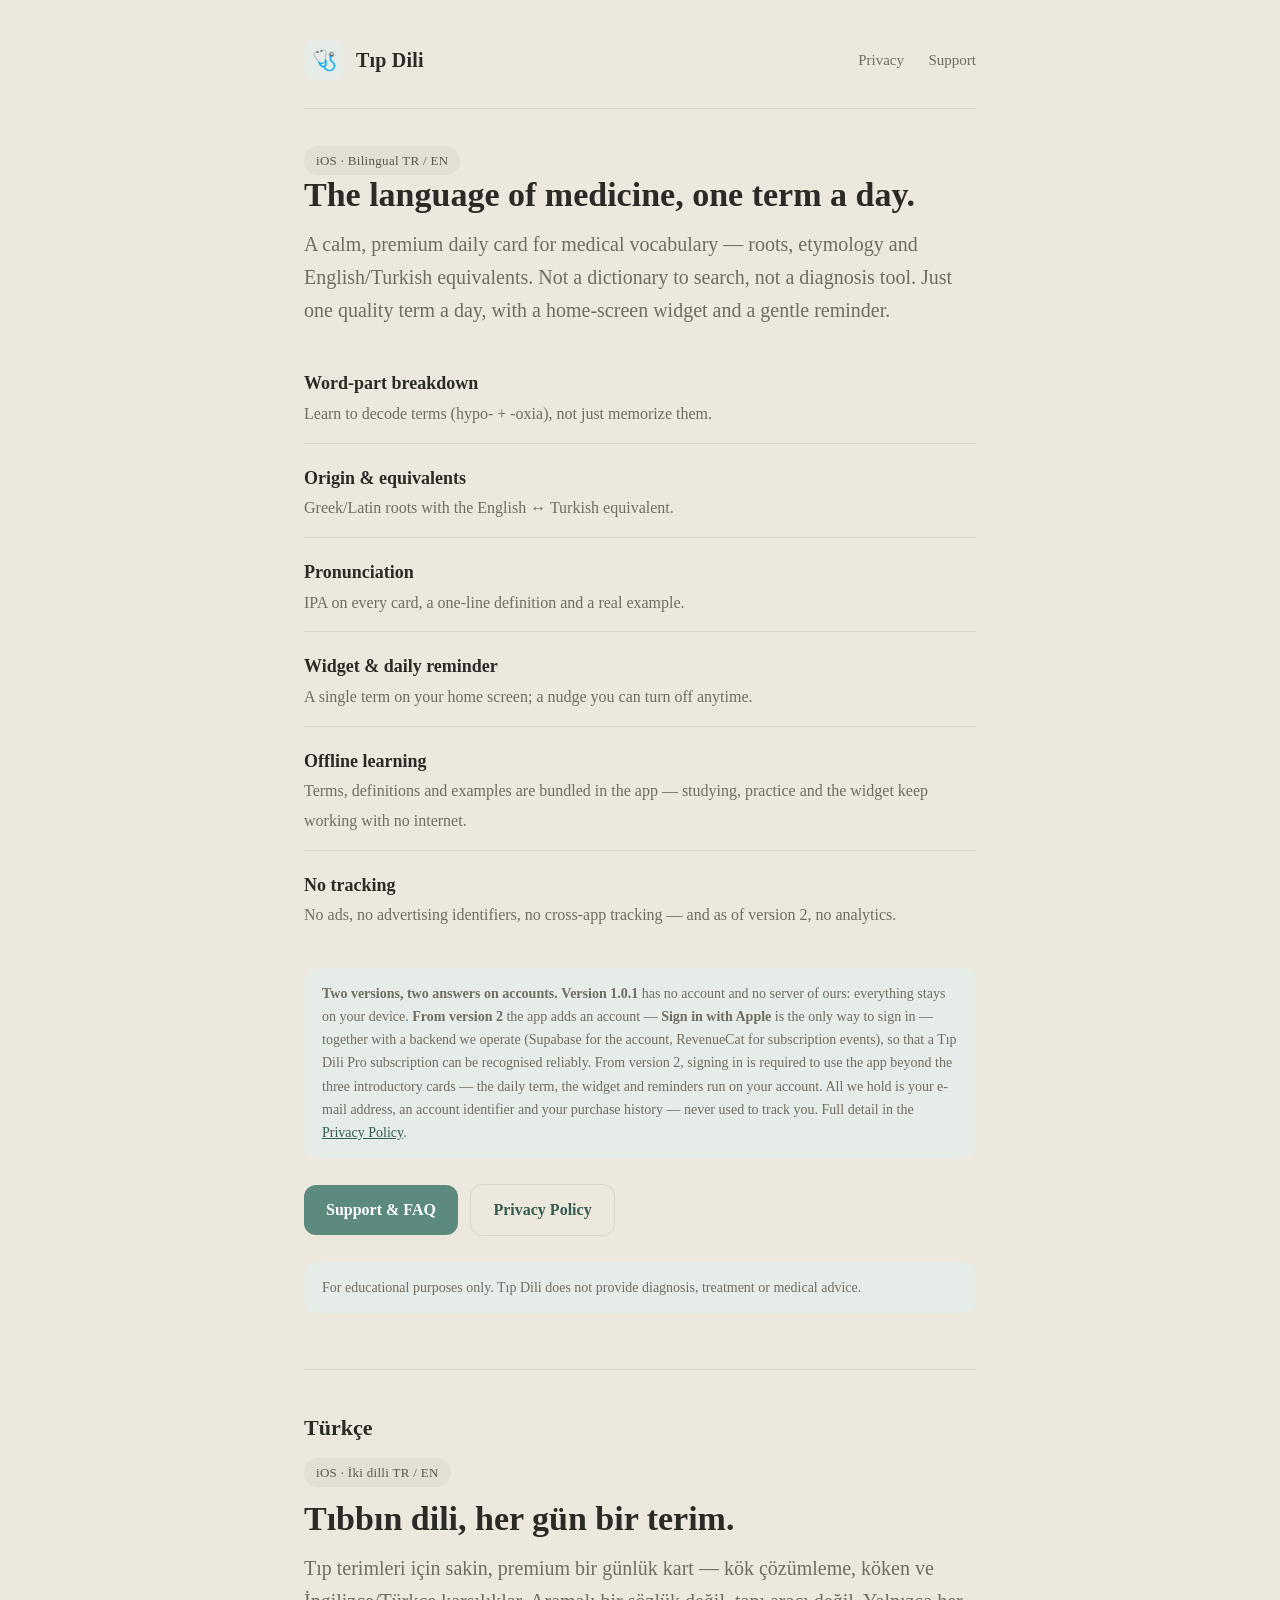
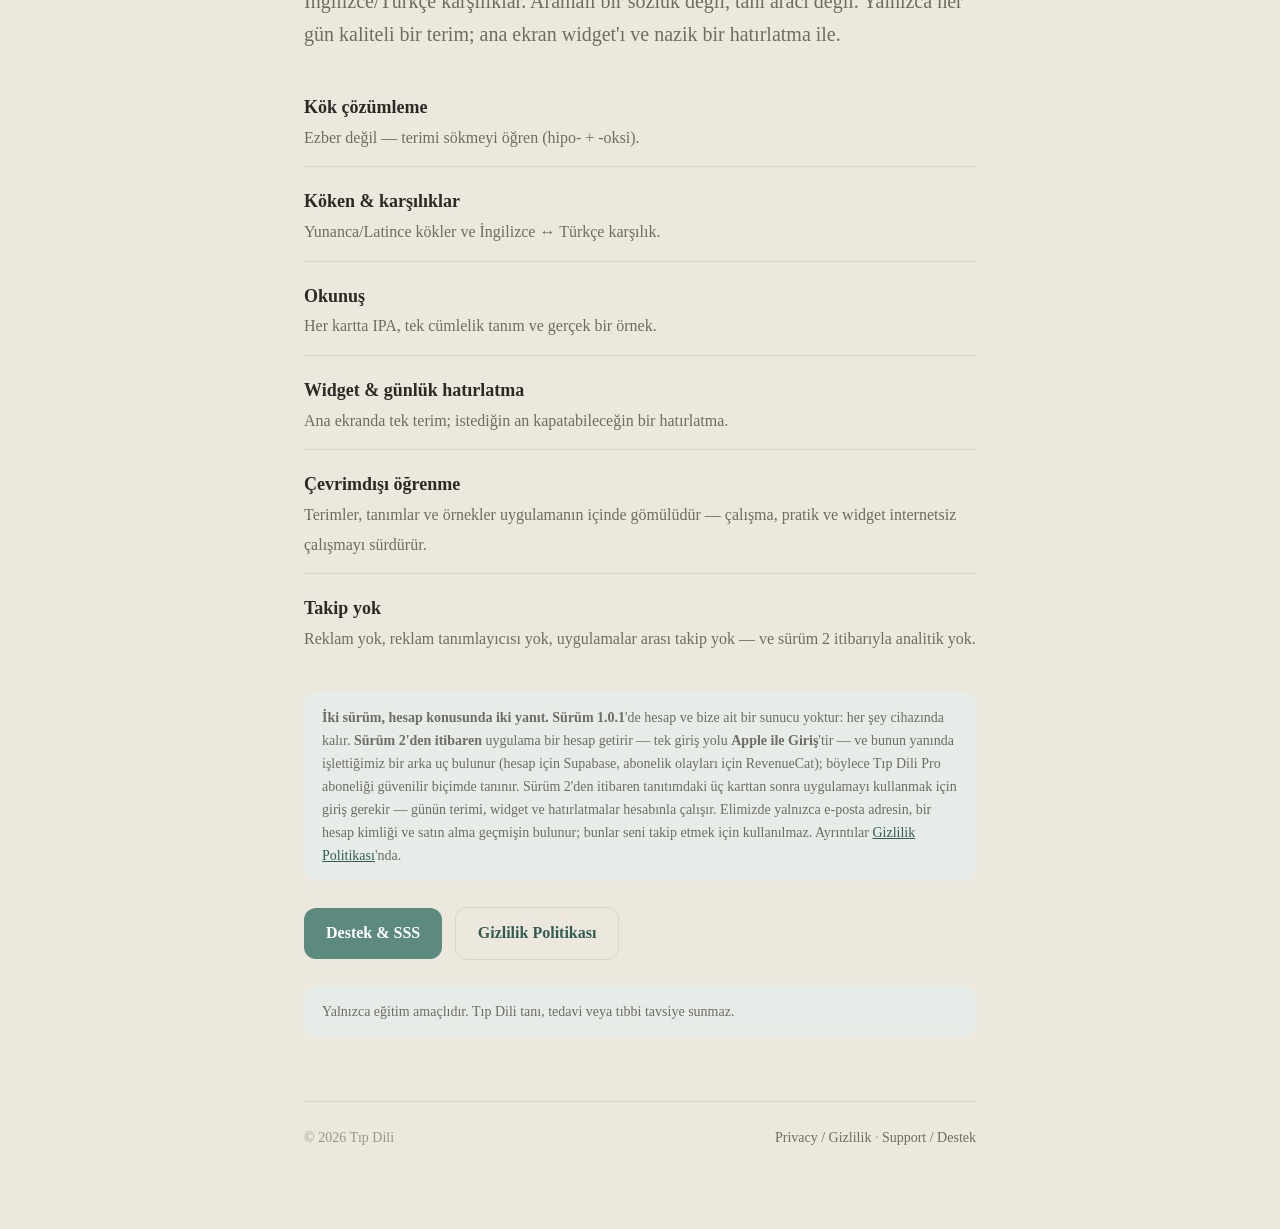
<file: index.html>
<!DOCTYPE html>
<html lang="en">
<head>
  <meta charset="utf-8">
  <meta name="viewport" content="width=device-width, initial-scale=1">
  <!-- ── Güvenlik başlıkları · güvenlik turu adım 9 (2026-08-19) ──────────────
       BARINDIRICI GERÇEĞİ: GitHub Pages özel yanıt başlığı eklemeye izin
       vermez (`_headers`/`.htaccess` desteklenmez). Ölçüldü: yanıtta yalnız
       `strict-transport-security` var, diğer beş başlık YOK. Bu yüzden CSP
       ve referrer politikası HTML içinden veriliyor.

       ⚠️ RAPOR MODU BU BARINDIRICIDA MÜMKÜN DEĞİL: `Content-Security-Policy-
       Report-Only` yalnız HTTP BAŞLIĞI olarak geçerlidir, `<meta>` ile
       verilemez. Onun yerine güvenlik ENUMERASYONLA sağlandı: bu sitelerde
       0 `<script>`, 0 `<img>`, 0 `<iframe>`, 0 `<style>` bloğu, 0 dış yazı
       tipi, CSS'te 0 `url()`/`@import` var; tek kaynak aynı köken
       `style.css`. Satır içi `style="..."` kullanımları da CSS sınıflarına
       taşındı, böylece `'unsafe-inline'` GEREKMİYOR. Politika tarayıcıda
       ayrıca yürütülüp konsol ihlali olmadığı doğrulandı.

       ⚠️ `frame-ancestors` <meta> ile verildiğinde tarayıcılar tarafından
       YOK SAYILIR; `X-Frame-Options` da <meta> ile verilemez. Yani tıklama
       hırsızlığı koruması bu barındırıcıda EKSİK KALIYOR (dürüstlük kaydı).
       Hazır çözüm: depo kökündeki `_headers` dosyası — başlık destekleyen
       bir barındırıcıya (Cloudflare/Netlify) geçildiği gün devreye girer.
  -->
  <meta http-equiv="Content-Security-Policy" content="default-src 'none'; style-src 'self'; img-src 'self' data:; font-src 'self'; base-uri 'none'; form-action 'none'">
  <meta name="referrer" content="strict-origin-when-cross-origin">
  <title>Tıp Dili — Daily Medical Terms</title>
  <meta name="description" content="Learn the language of medicine — one clear term a day. Roots, etymology and English/Turkish equivalents on a calm, premium card. Offline learning, no tracking.">
  <link rel="stylesheet" href="style.css">
</head>
<body>
  <div class="wrap">
    <header class="site">
      <a class="brand" href="index.html">
        <span class="mark">🩺</span>
        <span class="name">Tıp Dili</span>
      </a>
      <nav class="site">
        <a href="privacy.html">Privacy</a>
        <a href="support.html">Support</a>
      </nav>
    </header>

    <!-- EN -->
    <span class="chip">iOS · Bilingual TR / EN</span>
    <h1>The language of medicine, one term a day.</h1>
    <p class="lead">A calm, premium daily card for medical vocabulary — roots, etymology and
      English/Turkish equivalents. Not a dictionary to search, not a diagnosis tool. Just one
      quality term a day, with a home-screen widget and a gentle reminder.</p>

    <ul class="features">
      <li><b>Word-part breakdown</b><span>Learn to decode terms (hypo- + -oxia), not just memorize them.</span></li>
      <li><b>Origin & equivalents</b><span>Greek/Latin roots with the English ↔ Turkish equivalent.</span></li>
      <li><b>Pronunciation</b><span>IPA on every card, a one-line definition and a real example.</span></li>
      <li><b>Widget & daily reminder</b><span>A single term on your home screen; a nudge you can turn off anytime.</span></li>
      <li><b>Offline learning</b><span>Terms, definitions and examples are bundled in the app — studying, practice and the widget keep working with no internet.</span></li>
      <li><b>No tracking</b><span>No ads, no advertising identifiers, no cross-app tracking — and as of version 2, no analytics.</span></li>
    </ul>

    <div class="note">
      <strong>Two versions, two answers on accounts.</strong> <strong>Version 1.0.1</strong> has no account
      and no server of ours: everything stays on your device. <strong>From version 2</strong> the app adds an
      account — <strong>Sign in with Apple</strong> is the only way to sign in — together with a backend we
      operate (Supabase for the account, RevenueCat for subscription events), so that a Tıp Dili Pro
      subscription can be recognised reliably. From version 2, signing in is required to use the app beyond
      the three introductory cards — the daily term, the widget and reminders run on your account. All we
      hold is your e-mail address, an account identifier and your purchase history —
      never used to track you. Full detail in the <a href="privacy.html">Privacy Policy</a>.
    </div>

    <p>
      <a class="btn" href="support.html">Support &amp; FAQ</a>
      <a class="btn secondary" href="privacy.html">Privacy Policy</a>
    </p>

    <div class="note">
      For educational purposes only. Tıp Dili does not provide diagnosis, treatment or medical advice.
    </div>

    <hr class="lang-divider">

    <!-- TR -->
    <h2 class="u-mt40">Türkçe</h2>
    <span class="chip">iOS · İki dilli TR / EN</span>
    <h1 class="u-mt12">Tıbbın dili, her gün bir terim.</h1>
    <p class="lead">Tıp terimleri için sakin, premium bir günlük kart — kök çözümleme, köken ve
      İngilizce/Türkçe karşılıklar. Aramalı bir sözlük değil, tanı aracı değil. Yalnızca her gün
      kaliteli bir terim; ana ekran widget'ı ve nazik bir hatırlatma ile.</p>

    <ul class="features">
      <li><b>Kök çözümleme</b><span>Ezber değil — terimi sökmeyi öğren (hipo- + -oksi).</span></li>
      <li><b>Köken & karşılıklar</b><span>Yunanca/Latince kökler ve İngilizce ↔ Türkçe karşılık.</span></li>
      <li><b>Okunuş</b><span>Her kartta IPA, tek cümlelik tanım ve gerçek bir örnek.</span></li>
      <li><b>Widget & günlük hatırlatma</b><span>Ana ekranda tek terim; istediğin an kapatabileceğin bir hatırlatma.</span></li>
      <li><b>Çevrimdışı öğrenme</b><span>Terimler, tanımlar ve örnekler uygulamanın içinde gömülüdür — çalışma, pratik ve widget internetsiz çalışmayı sürdürür.</span></li>
      <li><b>Takip yok</b><span>Reklam yok, reklam tanımlayıcısı yok, uygulamalar arası takip yok — ve sürüm 2 itibarıyla analitik yok.</span></li>
    </ul>

    <div class="note">
      <strong>İki sürüm, hesap konusunda iki yanıt.</strong> <strong>Sürüm 1.0.1</strong>'de hesap ve bize ait
      bir sunucu yoktur: her şey cihazında kalır. <strong>Sürüm 2'den itibaren</strong> uygulama bir hesap
      getirir — tek giriş yolu <strong>Apple ile Giriş</strong>'tir — ve bunun yanında işlettiğimiz bir arka uç
      bulunur (hesap için Supabase, abonelik olayları için RevenueCat); böylece Tıp Dili Pro aboneliği
      güvenilir biçimde tanınır. Sürüm 2'den itibaren tanıtımdaki üç karttan sonra uygulamayı kullanmak için
      giriş gerekir — günün terimi, widget ve hatırlatmalar hesabınla çalışır. Elimizde yalnızca e-posta
      adresin, bir hesap kimliği ve satın alma geçmişin bulunur; bunlar seni takip
      etmek için kullanılmaz. Ayrıntılar <a href="privacy.html">Gizlilik Politikası</a>'nda.
    </div>

    <p>
      <a class="btn" href="support.html">Destek &amp; SSS</a>
      <a class="btn secondary" href="privacy.html">Gizlilik Politikası</a>
    </p>

    <div class="note">
      Yalnızca eğitim amaçlıdır. Tıp Dili tanı, tedavi veya tıbbi tavsiye sunmaz.
    </div>

    <footer class="site">
      <span>© 2026 Tıp Dili</span>
      <span>
        <a href="privacy.html">Privacy / Gizlilik</a> ·
        <a href="support.html">Support / Destek</a>
      </span>
    </footer>
  </div>
</body>
</html>
</file>
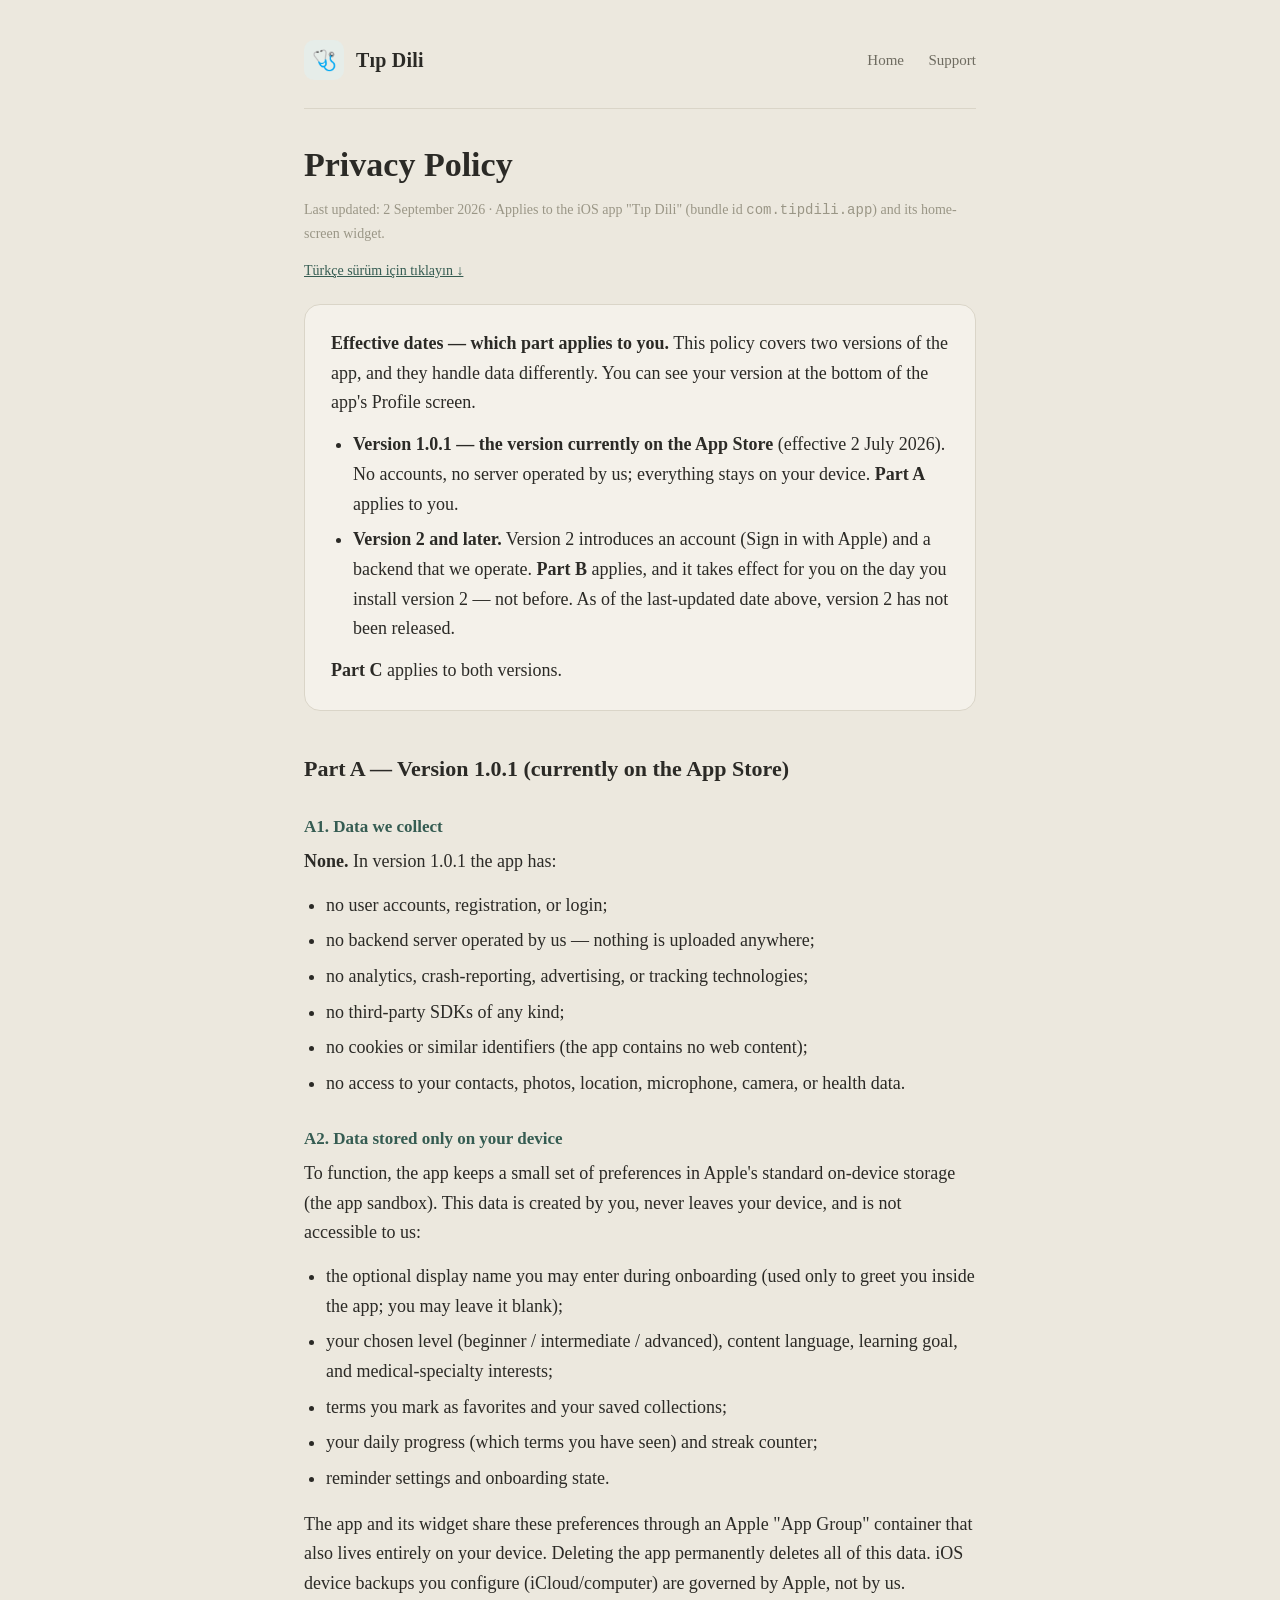
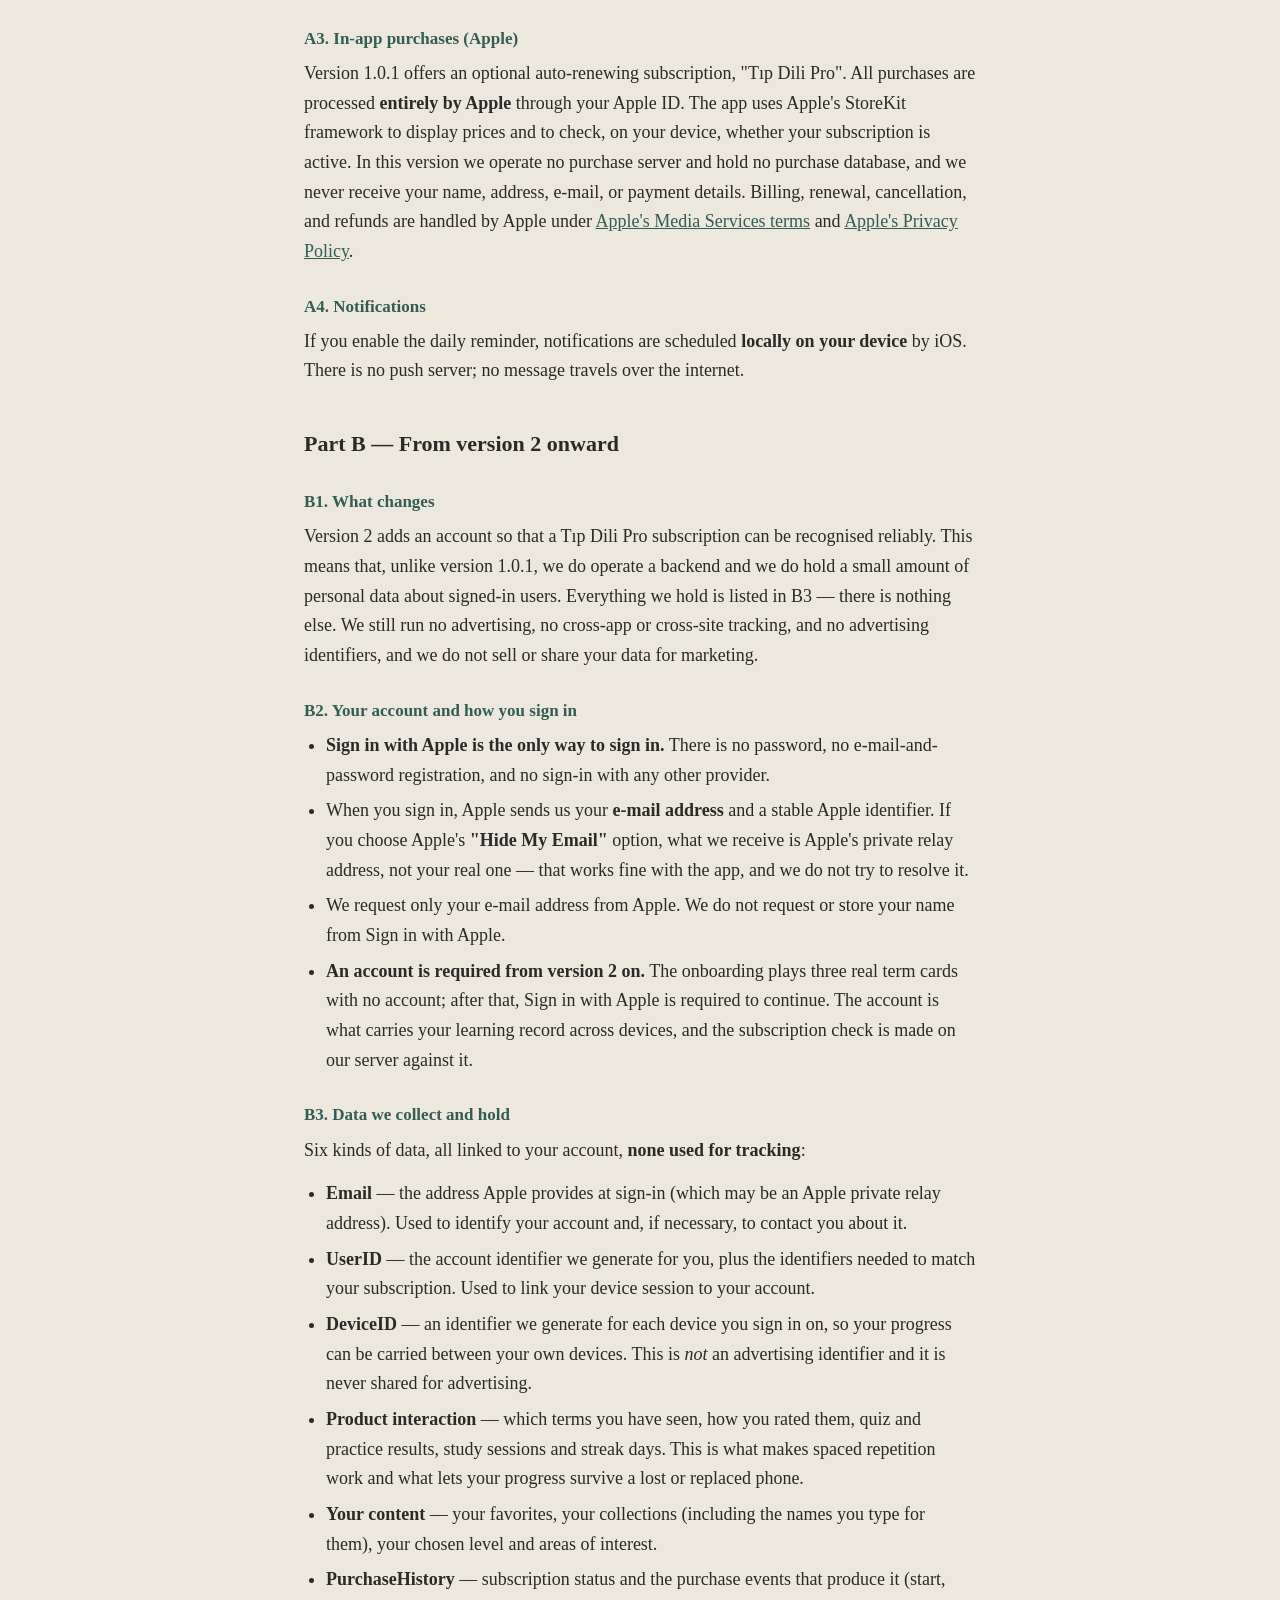
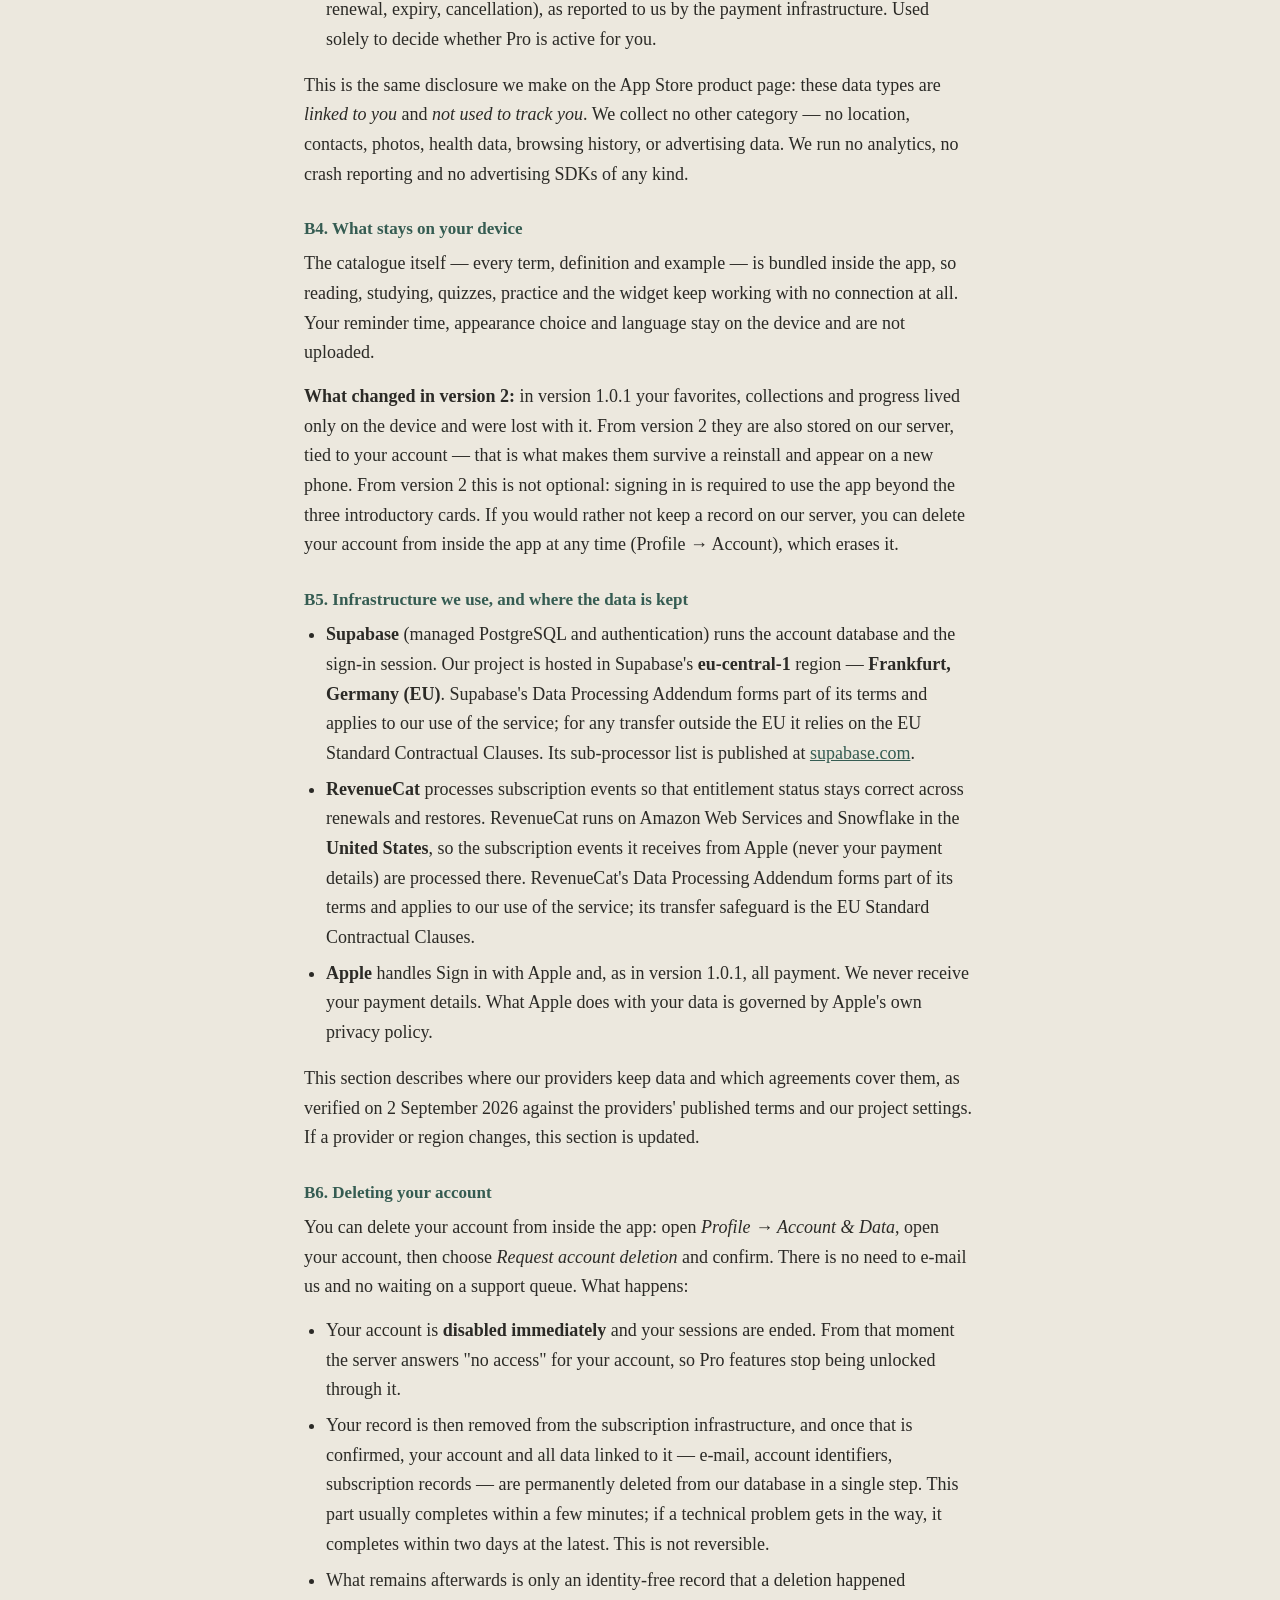
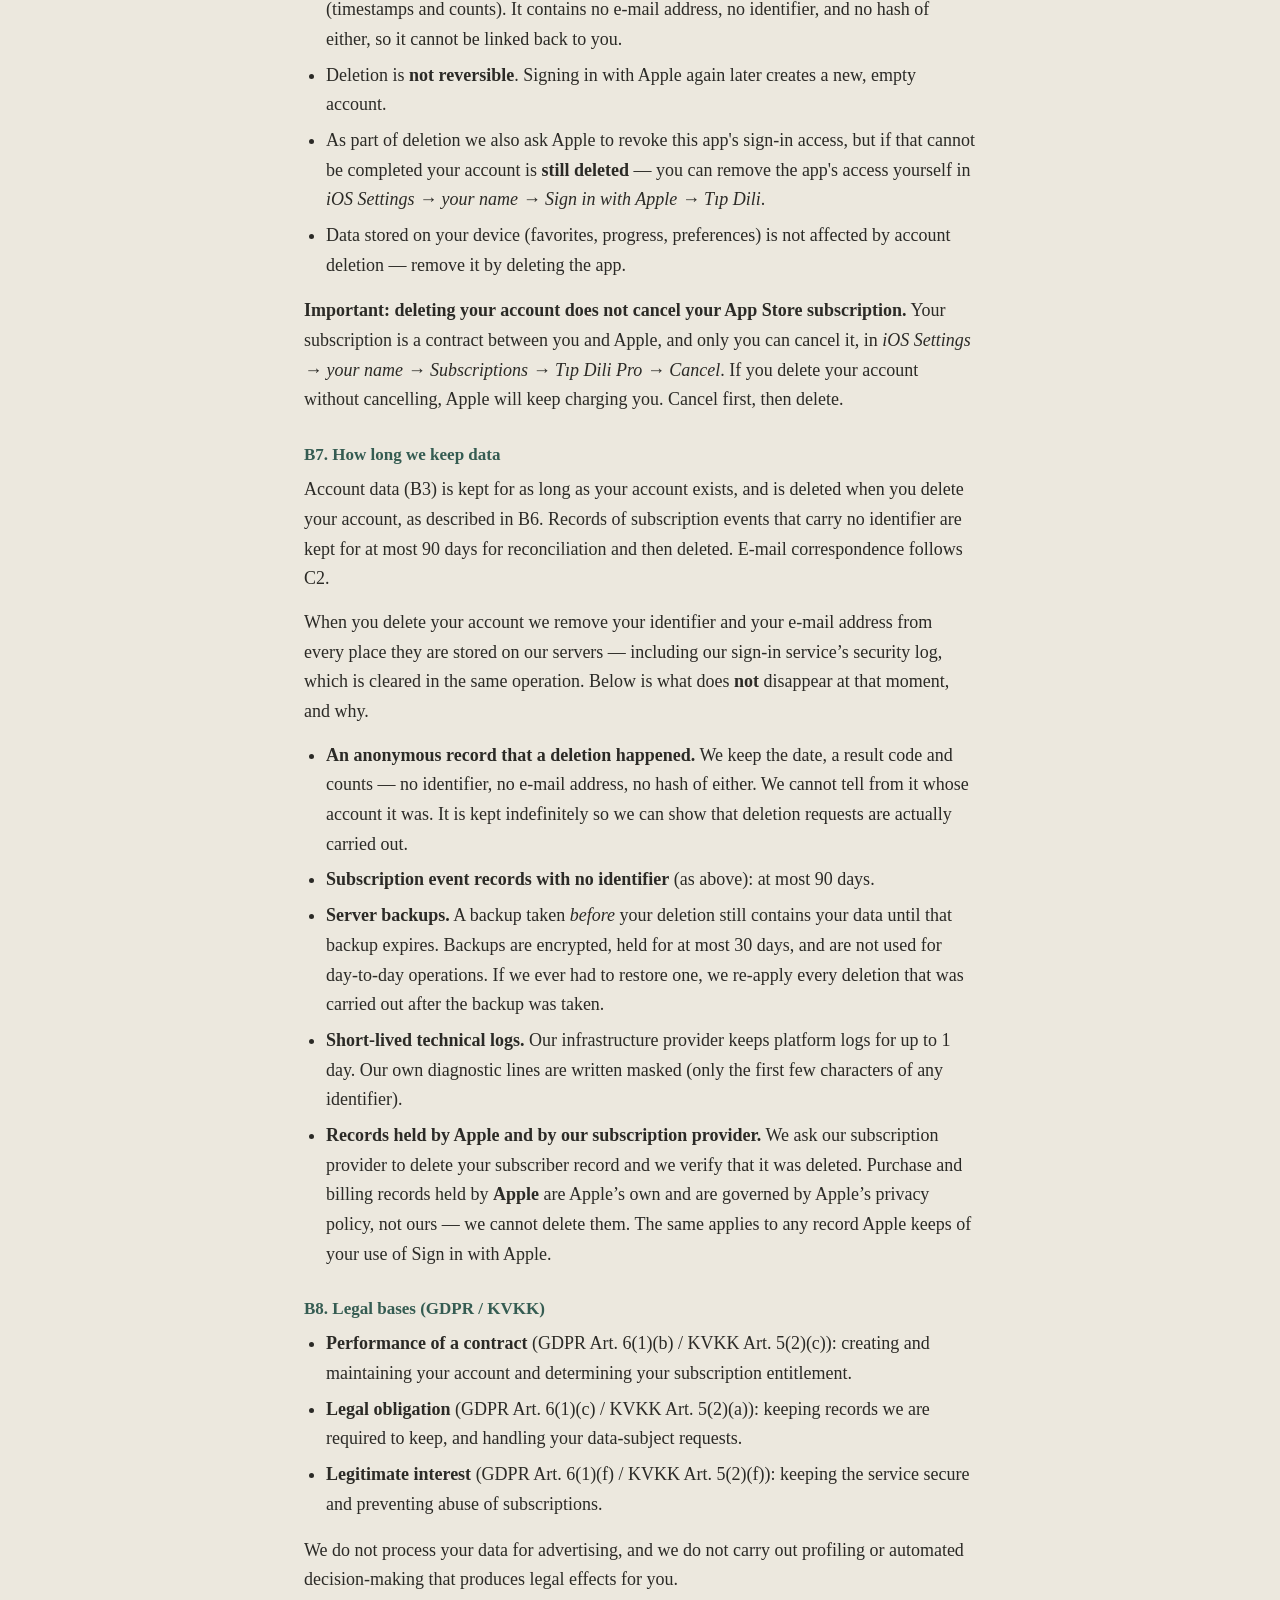
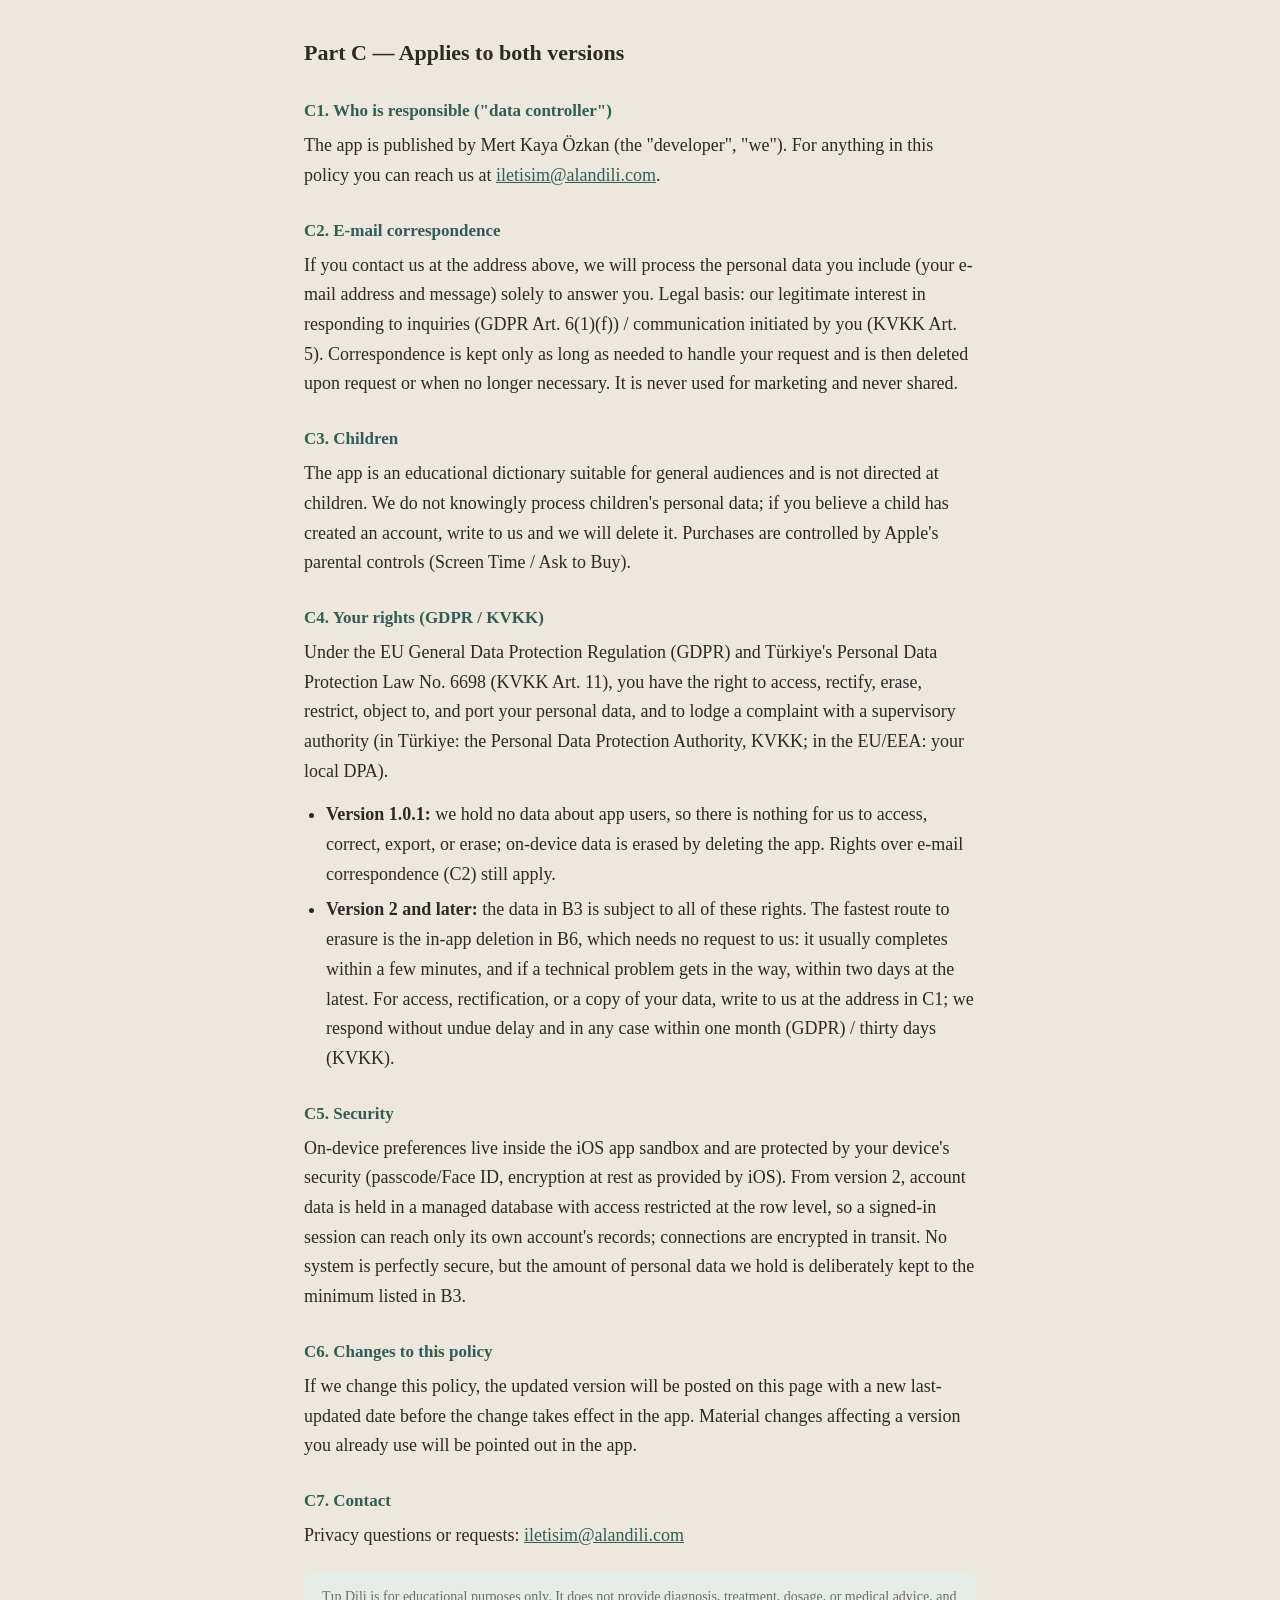
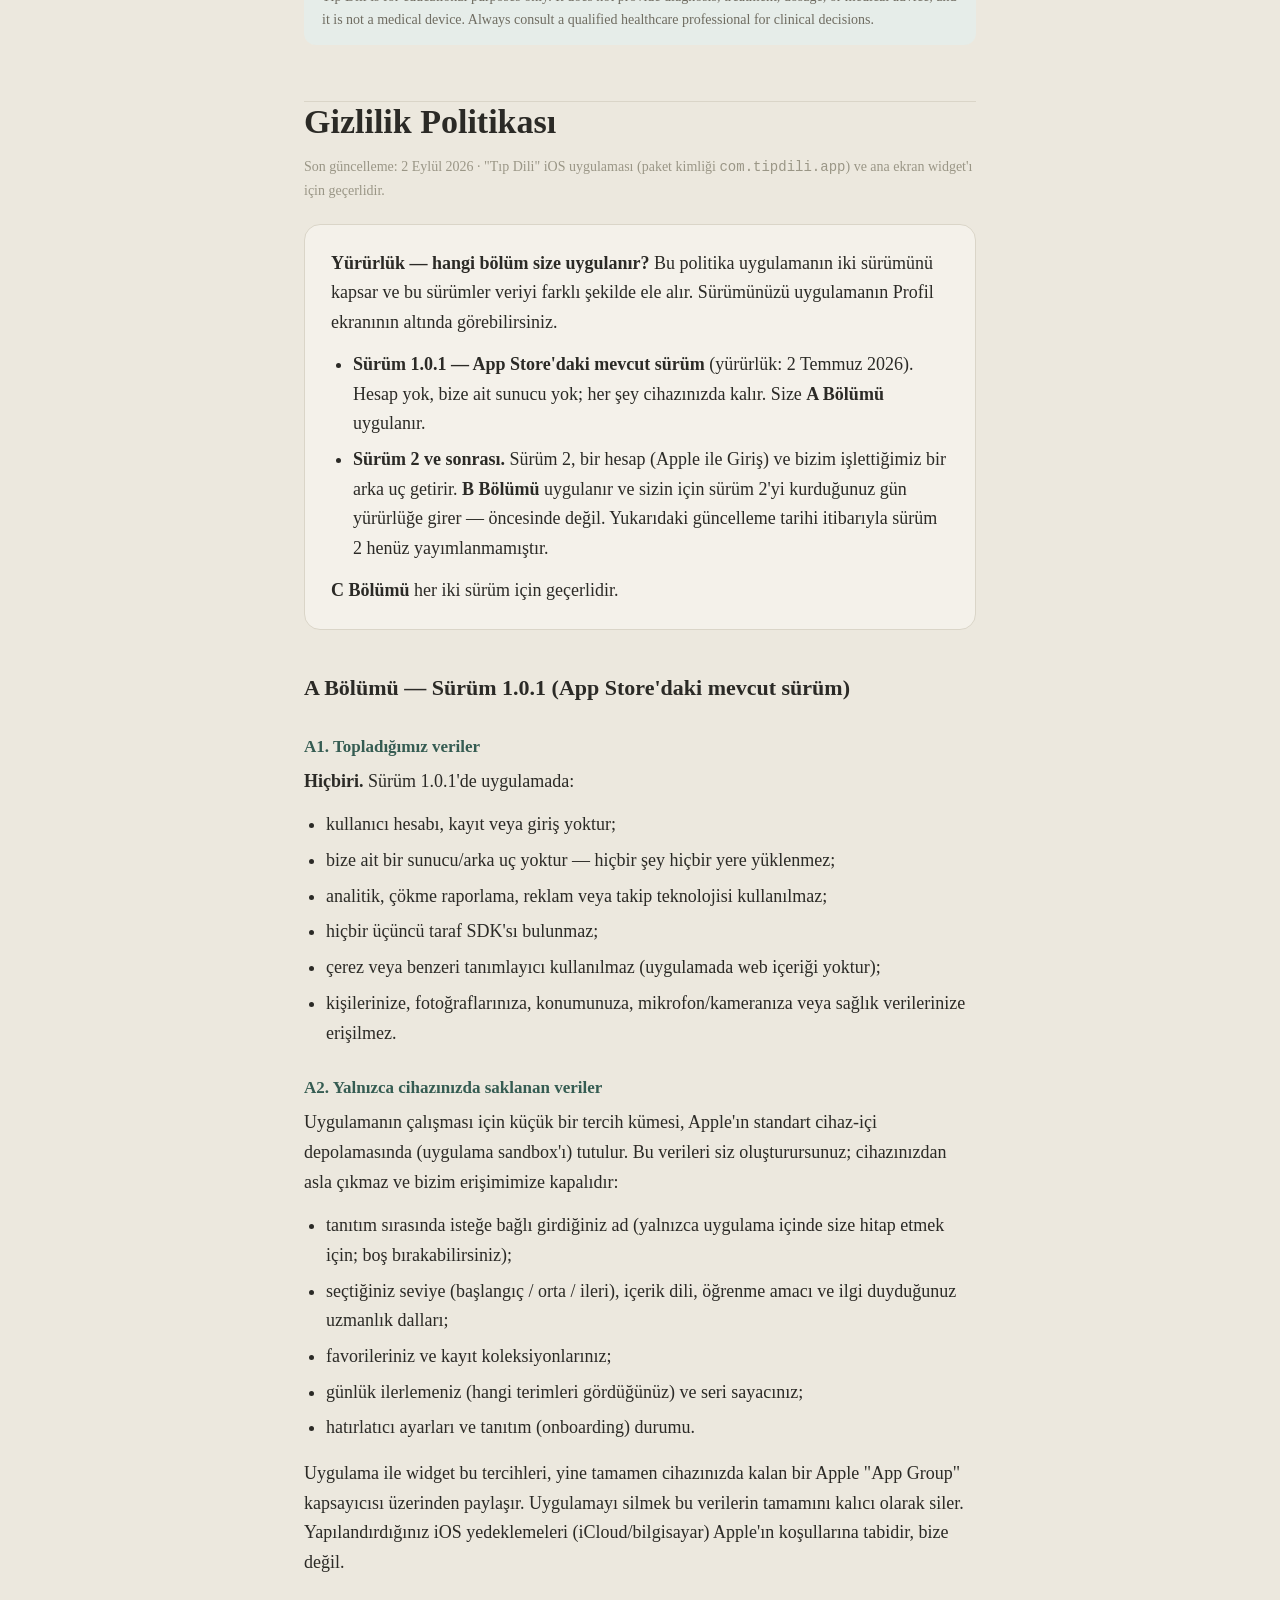
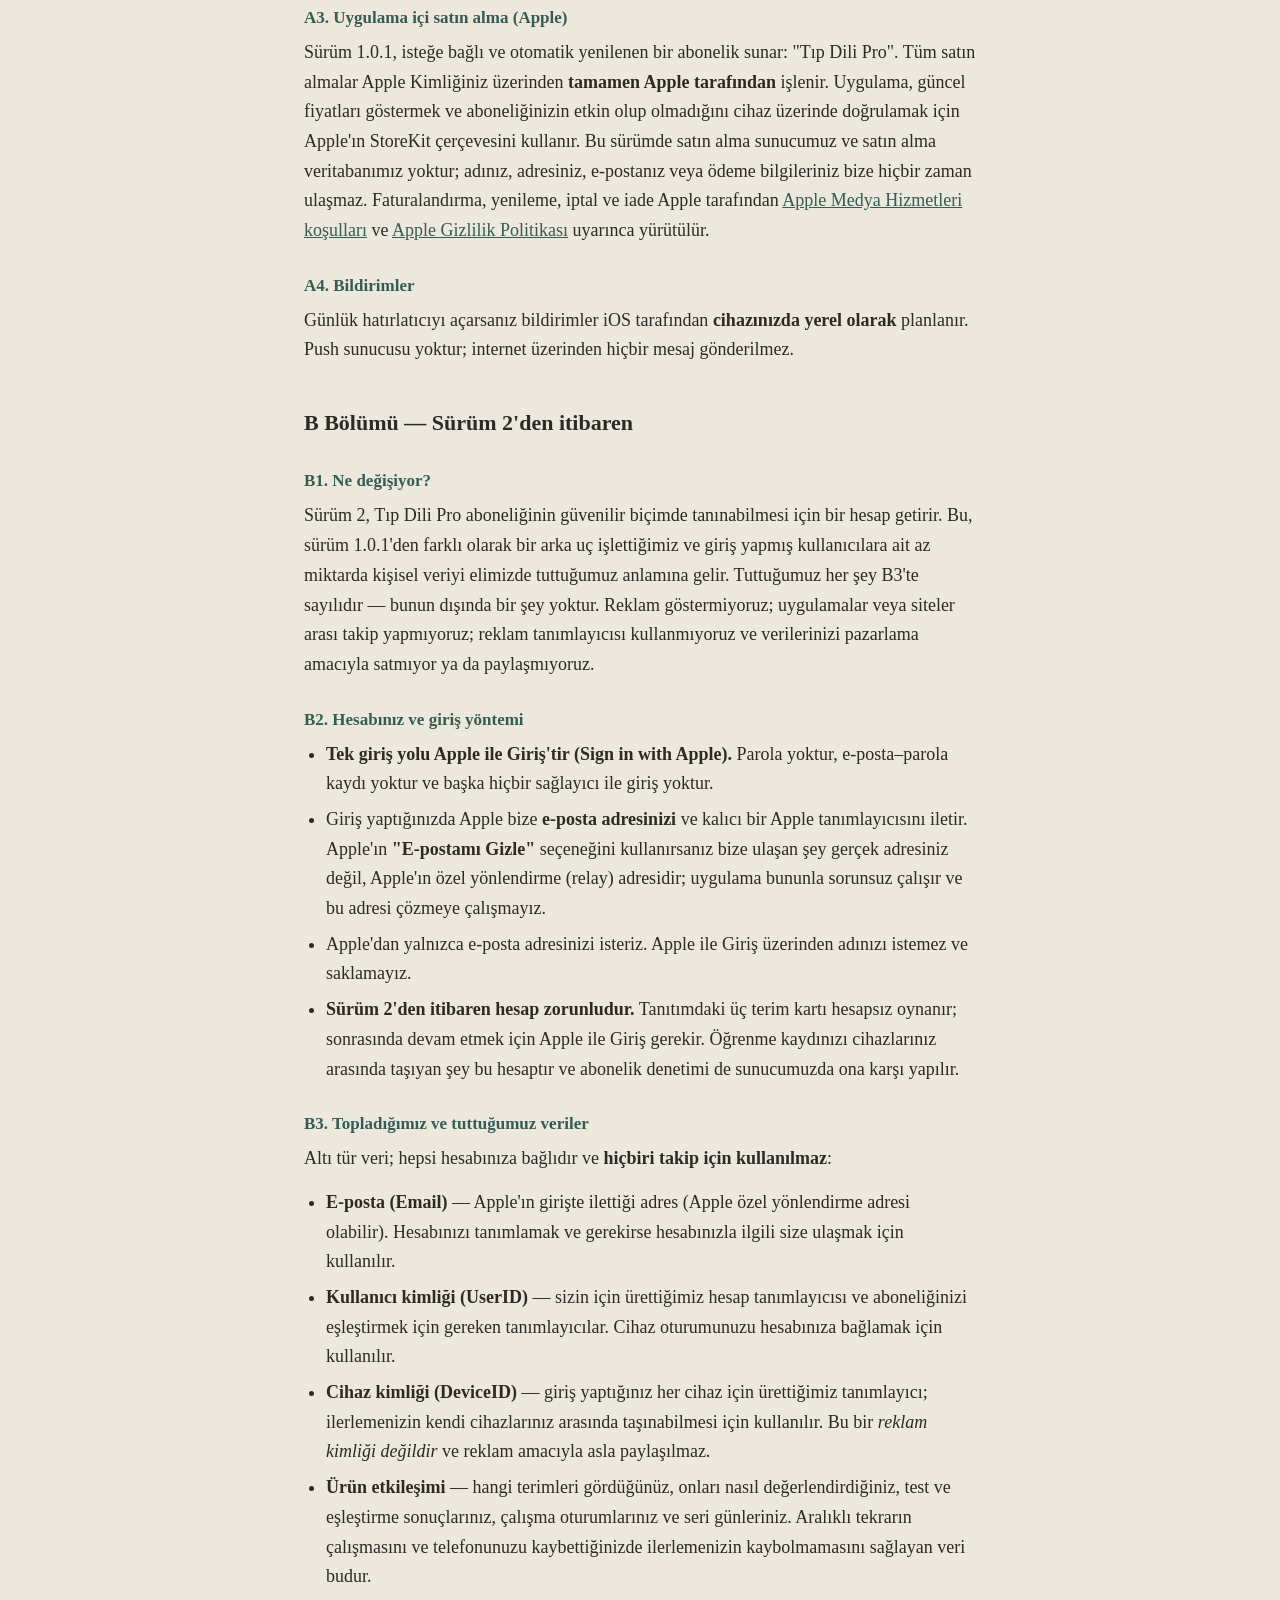
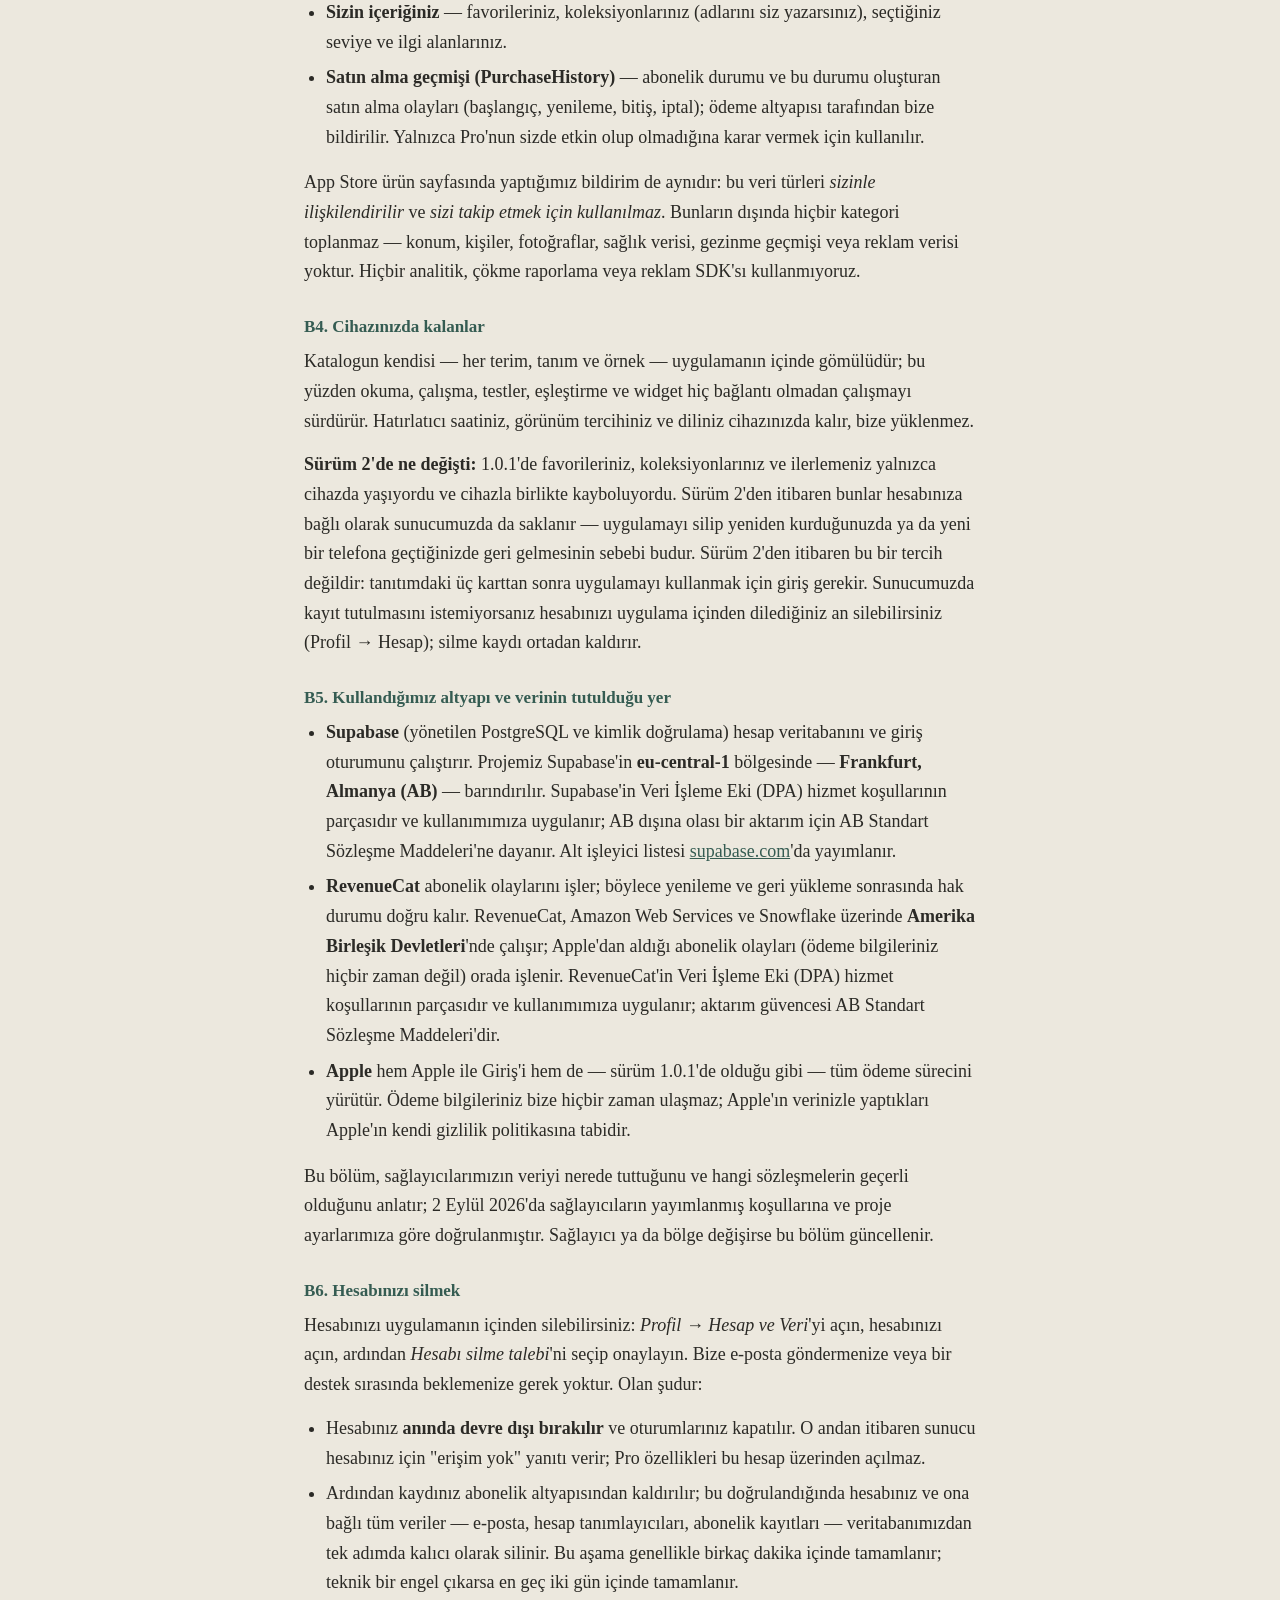
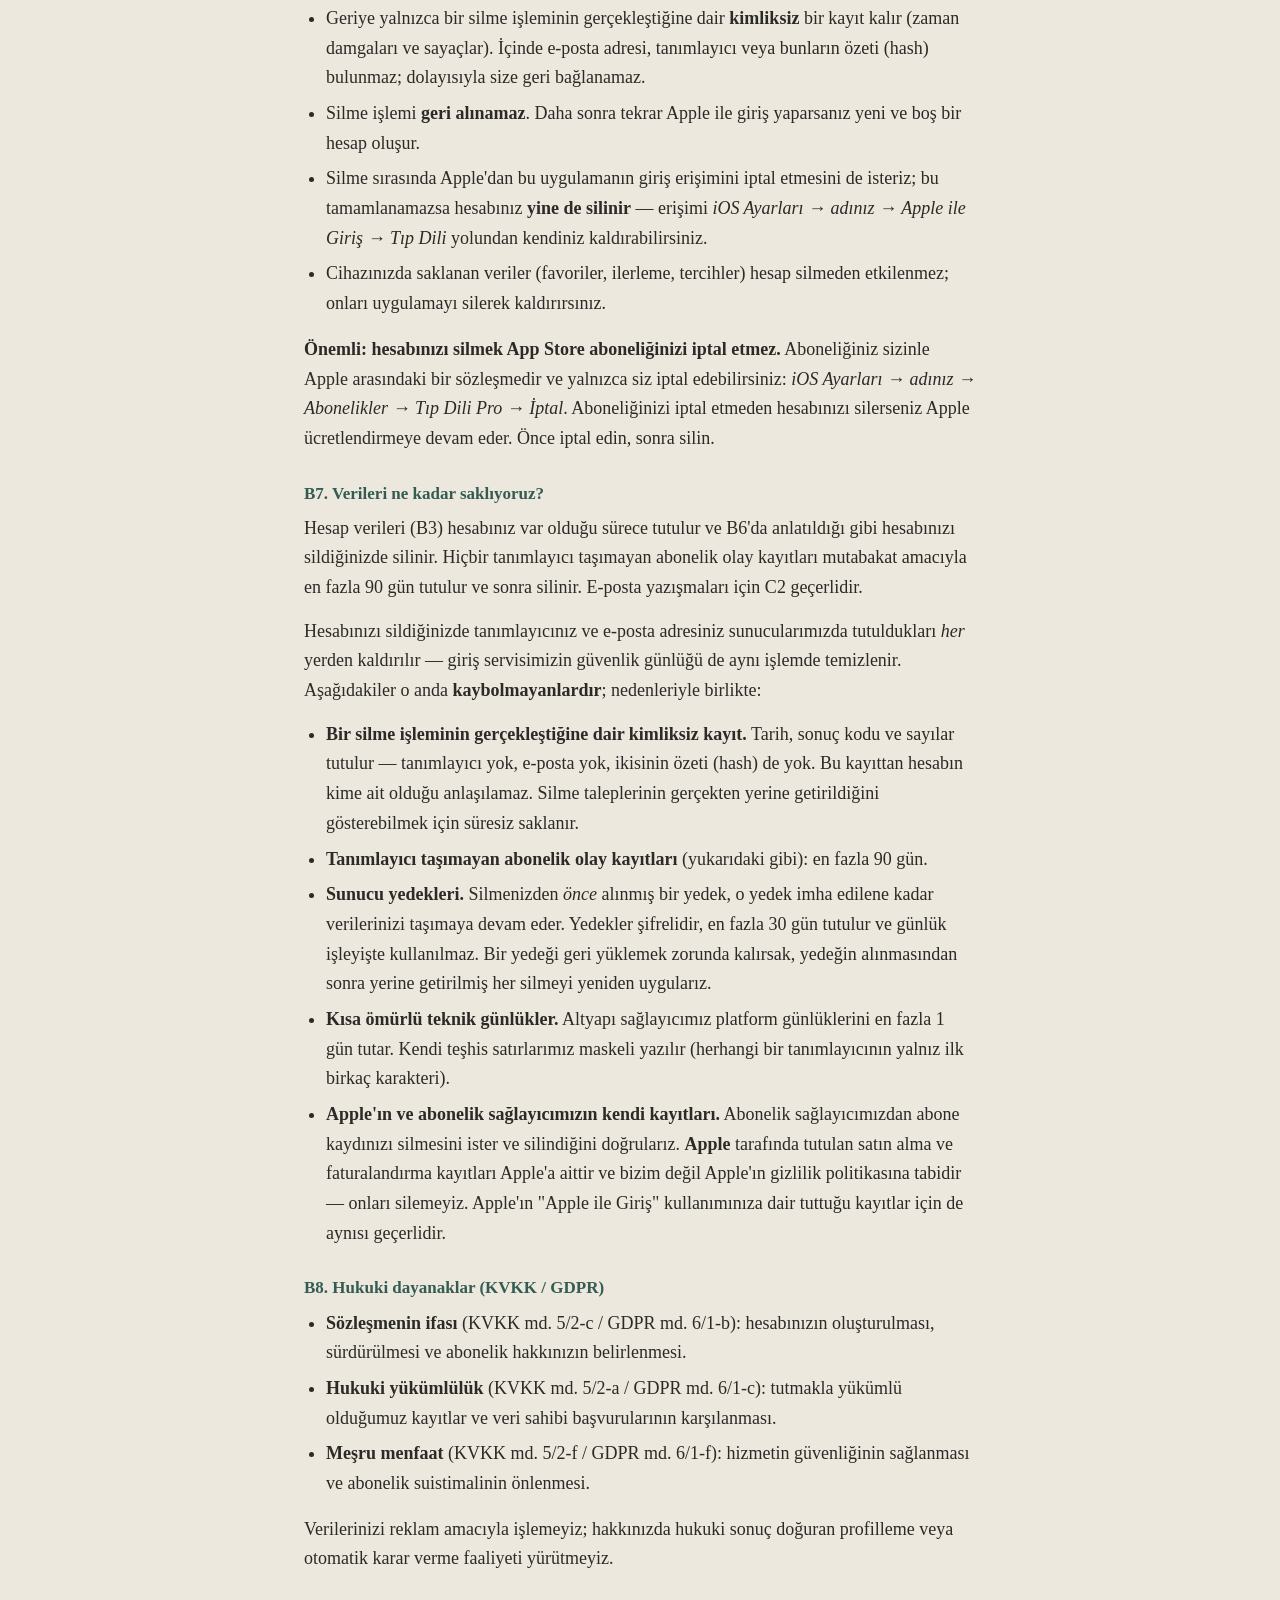
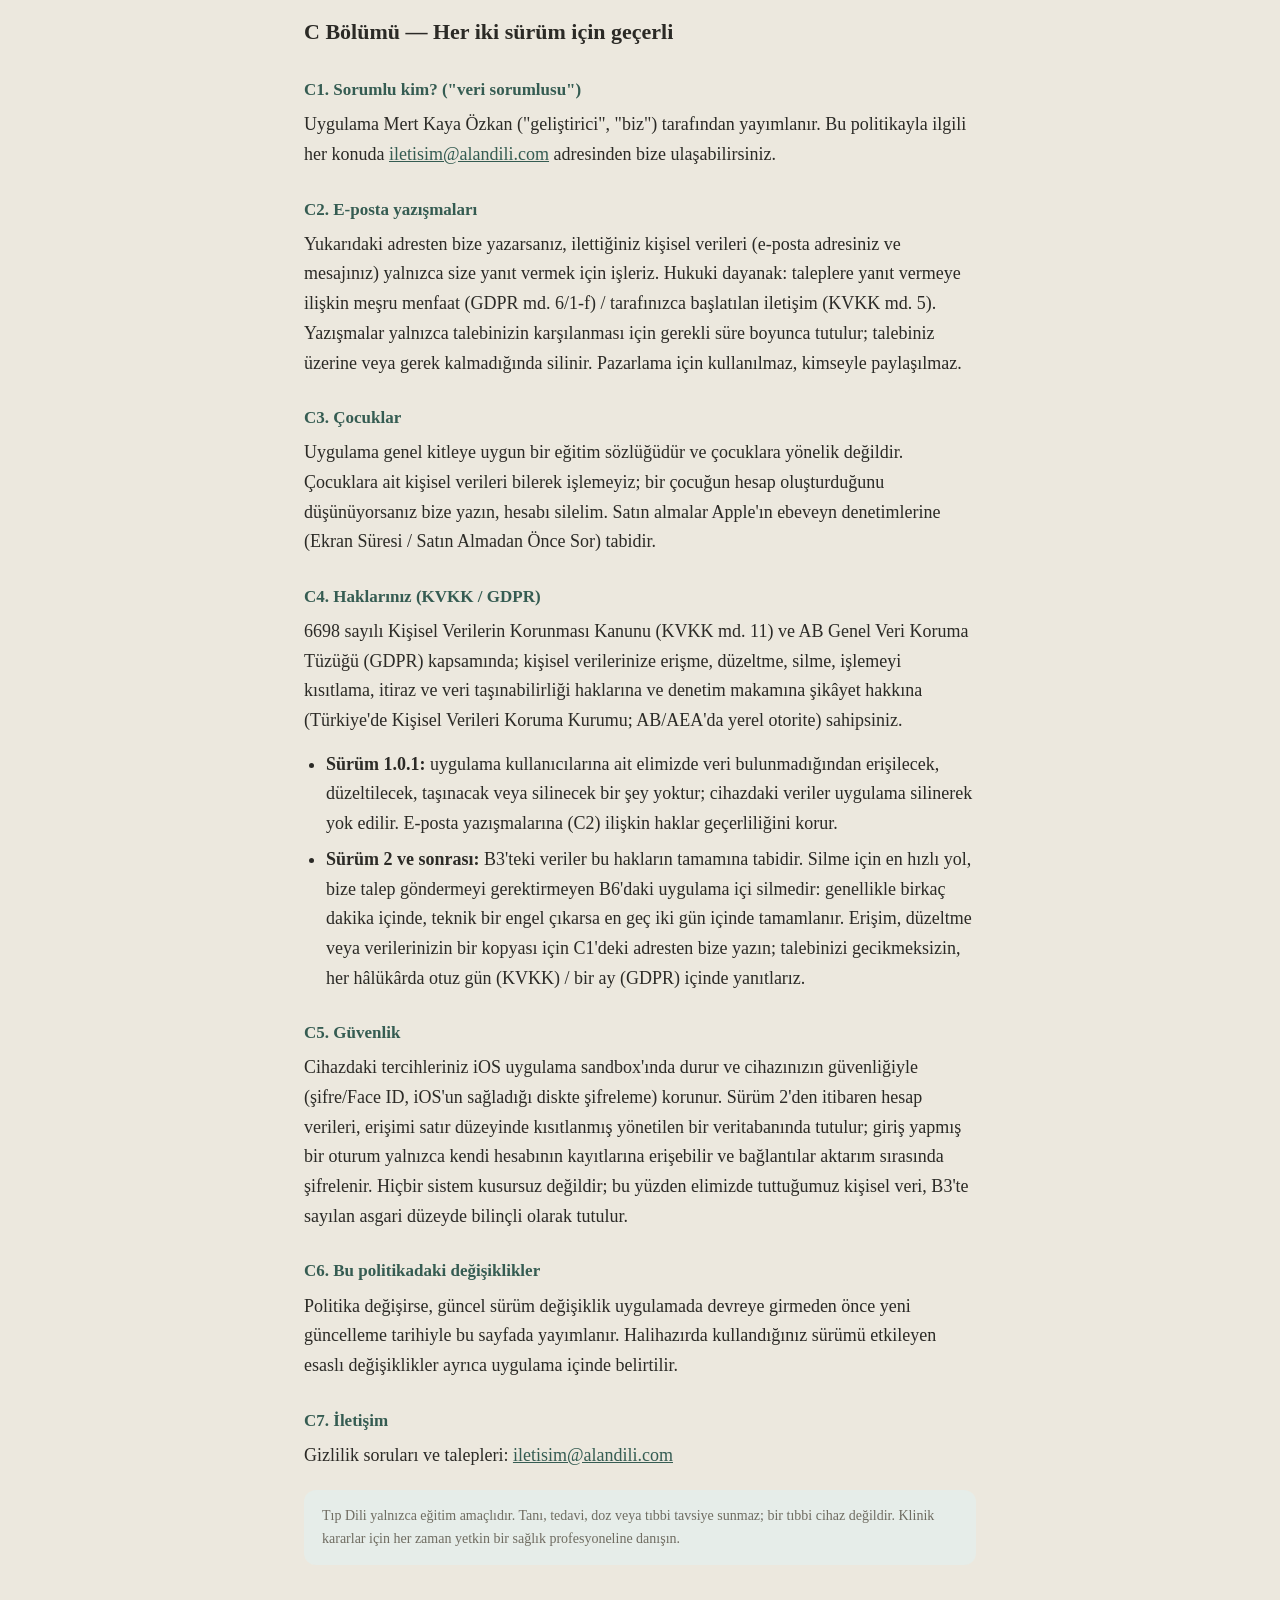
<file: privacy.html>
<!DOCTYPE html>
<html lang="en">
<head>
  <meta charset="utf-8">
  <meta name="viewport" content="width=device-width, initial-scale=1">
  <!-- ── Güvenlik başlıkları · güvenlik turu adım 9 (2026-08-19) ──────────────
       BARINDIRICI GERÇEĞİ: GitHub Pages özel yanıt başlığı eklemeye izin
       vermez (`_headers`/`.htaccess` desteklenmez). Ölçüldü: yanıtta yalnız
       `strict-transport-security` var, diğer beş başlık YOK. Bu yüzden CSP
       ve referrer politikası HTML içinden veriliyor.

       ⚠️ RAPOR MODU BU BARINDIRICIDA MÜMKÜN DEĞİL: `Content-Security-Policy-
       Report-Only` yalnız HTTP BAŞLIĞI olarak geçerlidir, `<meta>` ile
       verilemez. Onun yerine güvenlik ENUMERASYONLA sağlandı: bu sitelerde
       0 `<script>`, 0 `<img>`, 0 `<iframe>`, 0 `<style>` bloğu, 0 dış yazı
       tipi, CSS'te 0 `url()`/`@import` var; tek kaynak aynı köken
       `style.css`. Satır içi `style="..."` kullanımları da CSS sınıflarına
       taşındı, böylece `'unsafe-inline'` GEREKMİYOR. Politika tarayıcıda
       ayrıca yürütülüp konsol ihlali olmadığı doğrulandı.

       ⚠️ `frame-ancestors` <meta> ile verildiğinde tarayıcılar tarafından
       YOK SAYILIR; `X-Frame-Options` da <meta> ile verilemez. Yani tıklama
       hırsızlığı koruması bu barındırıcıda EKSİK KALIYOR (dürüstlük kaydı).
       Hazır çözüm: depo kökündeki `_headers` dosyası — başlık destekleyen
       bir barındırıcıya (Cloudflare/Netlify) geçildiği gün devreye girer.
  -->
  <meta http-equiv="Content-Security-Policy" content="default-src 'none'; style-src 'self'; img-src 'self' data:; font-src 'self'; base-uri 'none'; form-action 'none'">
  <meta name="referrer" content="strict-origin-when-cross-origin">
  <title>Privacy Policy — Tıp Dili</title>
  <meta name="description" content="Tıp Dili privacy policy — version 1.0.1 (no accounts, all data on device) and version 2 onward (Sign in with Apple account; e-mail, user ID and purchase history only; no tracking). KVKK &amp; GDPR.">
  <link rel="stylesheet" href="style.css">
</head>
<body>
  <div class="wrap">
    <header class="site">
      <a class="brand" href="index.html">
        <span class="mark">🩺</span>
        <span class="name">Tıp Dili</span>
      </a>
      <nav class="site">
        <a href="index.html">Home</a>
        <a href="support.html">Support</a>
      </nav>
    </header>

    <!-- ENGLISH -->
    <h1>Privacy Policy</h1>
    <p class="faint">Last updated: 2 September 2026 · Applies to the iOS app "Tıp Dili" (bundle id <code>com.tipdili.app</code>) and its home-screen widget.</p>
    <p class="faint"><a href="#tr">Türkçe sürüm için tıklayın ↓</a></p>

    <div class="card">
      <p class="u-mb12"><strong>Effective dates — which part applies to you.</strong> This
        policy covers two versions of the app, and they handle data differently. You can see your
        version at the bottom of the app's Profile screen.</p>
      <ul class="u-mb12">
        <li><strong>Version 1.0.1 — the version currently on the App Store</strong> (effective
          2 July 2026). No accounts, no server operated by us; everything stays on your device.
          <strong>Part A</strong> applies to you.</li>
        <li><strong>Version 2 and later.</strong> Version 2 introduces an account (Sign in with Apple)
          and a backend that we operate. <strong>Part B</strong> applies, and it takes effect for you
          on the day you install version 2 — not before. As of the last-updated date above, version 2
          has not been released.</li>
      </ul>
      <p class="u-m0"><strong>Part C</strong> applies to both versions.</p>
    </div>

    <h2>Part A — Version 1.0.1 (currently on the App Store)</h2>

    <h3>A1. Data we collect</h3>
    <p><strong>None.</strong> In version 1.0.1 the app has:</p>
    <ul>
      <li>no user accounts, registration, or login;</li>
      <li>no backend server operated by us — nothing is uploaded anywhere;</li>
      <li>no analytics, crash-reporting, advertising, or tracking technologies;</li>
      <li>no third-party SDKs of any kind;</li>
      <li>no cookies or similar identifiers (the app contains no web content);</li>
      <li>no access to your contacts, photos, location, microphone, camera, or health data.</li>
    </ul>

    <h3>A2. Data stored only on your device</h3>
    <p>To function, the app keeps a small set of preferences in Apple's standard on-device storage
      (the app sandbox). This data is created by you, never leaves your device, and is not accessible
      to us:</p>
    <ul>
      <li>the optional display name you may enter during onboarding (used only to greet you inside the app; you may leave it blank);</li>
      <li>your chosen level (beginner / intermediate / advanced), content language, learning goal, and medical-specialty interests;</li>
      <li>terms you mark as favorites and your saved collections;</li>
      <li>your daily progress (which terms you have seen) and streak counter;</li>
      <li>reminder settings and onboarding state.</li>
    </ul>
    <p>The app and its widget share these preferences through an Apple "App Group" container that also
      lives entirely on your device. Deleting the app permanently deletes all of this data. iOS device
      backups you configure (iCloud/computer) are governed by Apple, not by us.</p>

    <h3>A3. In-app purchases (Apple)</h3>
    <p>Version 1.0.1 offers an optional auto-renewing subscription, "Tıp Dili Pro". All purchases are
      processed <strong>entirely by Apple</strong> through your Apple&nbsp;ID. The app uses Apple's
      StoreKit framework to display prices and to check, on your device, whether your subscription is
      active. In this version we operate no purchase server and hold no purchase database, and we never
      receive your name, address, e-mail, or payment details. Billing, renewal, cancellation, and
      refunds are handled by Apple under
      <a href="https://www.apple.com/legal/internet-services/itunes/" target="_blank" rel="noopener">Apple's Media Services terms</a> and
      <a href="https://www.apple.com/legal/privacy/" target="_blank" rel="noopener">Apple's Privacy Policy</a>.</p>

    <h3>A4. Notifications</h3>
    <p>If you enable the daily reminder, notifications are scheduled <strong>locally on your device</strong>
      by iOS. There is no push server; no message travels over the internet.</p>

    <h2>Part B — From version 2 onward</h2>

    <h3>B1. What changes</h3>
    <p>Version 2 adds an account so that a Tıp Dili Pro subscription can be recognised reliably. This
      means that, unlike version 1.0.1, we do operate a backend and we do hold a small amount of
      personal data about signed-in users. Everything we hold is listed in B3 — there is nothing else.
      We still run no advertising, no cross-app or cross-site tracking, and no advertising identifiers,
      and we do not sell or share your data for marketing.</p>

    <h3>B2. Your account and how you sign in</h3>
    <ul>
      <li><strong>Sign in with Apple is the only way to sign in.</strong> There is no password, no
        e-mail-and-password registration, and no sign-in with any other provider.</li>
      <li>When you sign in, Apple sends us your <strong>e-mail address</strong> and a stable Apple
        identifier. If you choose Apple's <strong>"Hide My Email"</strong> option, what we receive is
        Apple's private relay address, not your real one — that works fine with the app, and we do not
        try to resolve it.</li>
      <li>We request only your e-mail address from Apple. We do not request or store your name from
        Sign in with Apple.</li>
      <li><strong>An account is required from version 2 on.</strong> The onboarding plays three real
        term cards with no account; after that, Sign in with Apple is required to continue. The account
        is what carries your learning record across devices, and the subscription check is made on our
        server against it.</li>
    </ul>

    <h3>B3. Data we collect and hold</h3>
    <p>Six kinds of data, all linked to your account, <strong>none used for tracking</strong>:</p>
    <ul>
      <li><strong>Email</strong> — the address Apple provides at sign-in (which may be an Apple private
        relay address). Used to identify your account and, if necessary, to contact you about it.</li>
      <li><strong>UserID</strong> — the account identifier we generate for you, plus the identifiers
        needed to match your subscription. Used to link your device session to your account.</li>
      <li><strong>DeviceID</strong> — an identifier we generate for each device you sign in on, so your
        progress can be carried between your own devices. This is <em>not</em> an advertising
        identifier and it is never shared for advertising.</li>
      <li><strong>Product interaction</strong> — which terms you have seen, how you rated them, quiz
        and practice results, study sessions and streak days. This is what makes spaced repetition
        work and what lets your progress survive a lost or replaced phone.</li>
      <li><strong>Your content</strong> — your favorites, your collections (including the names you
        type for them), your chosen level and areas of interest.</li>
      <li><strong>PurchaseHistory</strong> — subscription status and the purchase events that produce
        it (start, renewal, expiry, cancellation), as reported to us by the payment infrastructure.
        Used solely to decide whether Pro is active for you.</li>
    </ul>
    <p>This is the same disclosure we make on the App Store product page: these data types are
      <em>linked to you</em> and <em>not used to track you</em>. We collect no other category — no
      location, contacts, photos, health data, browsing history, or advertising data. We run no
      analytics, no crash reporting and no advertising SDKs of any kind.</p>

    <h3>B4. What stays on your device</h3>
    <p>The catalogue itself — every term, definition and example — is bundled inside the app, so
      reading, studying, quizzes, practice and the widget keep working with no connection at all.
      Your reminder time, appearance choice and language stay on the device and are not uploaded.</p>
    <p><strong>What changed in version 2:</strong> in version 1.0.1 your favorites, collections and
      progress lived only on the device and were lost with it. From version 2 they are also stored on
      our server, tied to your account — that is what makes them survive a reinstall and appear on a
      new phone. From version 2 this is not optional: signing in is required to use the app beyond the
      three introductory cards. If you would rather not keep a record on our server, you can delete your
      account from inside the app at any time (Profile → Account), which erases it.</p>

    <h3>B5. Infrastructure we use, and where the data is kept</h3>
    <ul>
      <li><strong>Supabase</strong> (managed PostgreSQL and authentication) runs the account database
        and the sign-in session. Our project is hosted in Supabase's <strong>eu-central-1</strong> region
        — <strong>Frankfurt, Germany (EU)</strong>. Supabase's Data Processing Addendum forms part of its
        terms and applies to our use of the service; for any transfer outside the EU it relies on the
        EU Standard Contractual Clauses. Its sub-processor list is published at
        <a href="https://supabase.com/legal/customer-resources/subprocessor-list">supabase.com</a>.</li>
      <li><strong>RevenueCat</strong> processes subscription events so that entitlement status stays
        correct across renewals and restores. RevenueCat runs on Amazon Web Services and Snowflake in
        the <strong>United States</strong>, so the subscription events it receives from Apple (never your
        payment details) are processed there. RevenueCat's Data Processing Addendum forms part of its
        terms and applies to our use of the service; its transfer safeguard is the EU Standard
        Contractual Clauses.</li>
      <li><strong>Apple</strong> handles Sign in with Apple and, as in version 1.0.1, all payment.
        We never receive your payment details. What Apple does with your data is governed by Apple's own
        privacy policy.</li>
    </ul>
    <p>This section describes where our providers keep data and which agreements cover them, as verified
      on 2 September 2026 against the providers' published terms and our project settings. If a provider
      or region changes, this section is updated.</p>

    <h3>B6. Deleting your account</h3>
    <p>You can delete your account from inside the app: open <em>Profile → Account &amp; Data</em>, open
      your account, then choose <em>Request account deletion</em> and confirm. There is no need to
      e-mail us and no waiting on a support queue. What happens:</p>
    <ul>
      <li>Your account is <strong>disabled immediately</strong> and your sessions are ended. From that
        moment the server answers "no access" for your account, so Pro features stop being unlocked
        through it.</li>
      <li>Your record is then removed from the subscription infrastructure, and once that is confirmed,
        your account and all data linked to it — e-mail, account identifiers, subscription records —
        are permanently deleted from our database in a single step. This part usually completes within
        a few minutes; if a technical problem gets in the way, it completes within two days at the
        latest. This is not reversible.</li>
      <li>What remains afterwards is only an identity-free record that a deletion happened (timestamps
        and counts). It contains no e-mail address, no identifier, and no hash of either, so it cannot
        be linked back to you.</li>
      <li>Deletion is <strong>not reversible</strong>. Signing in with Apple again later creates a new,
        empty account.</li>
      <li>As part of deletion we also ask Apple to revoke this app's sign-in access, but if that cannot
        be completed your account is <strong>still deleted</strong> — you can remove the app's access
        yourself in <em>iOS Settings → your name → Sign in with Apple → Tıp Dili</em>.</li>
      <li>Data stored on your device (favorites, progress, preferences) is not affected by account
        deletion — remove it by deleting the app.</li>
    </ul>
    <p><strong>Important: deleting your account does not cancel your App Store subscription.</strong>
      Your subscription is a contract between you and Apple, and only you can cancel it, in
      <em>iOS Settings → your name → Subscriptions → Tıp Dili Pro → Cancel</em>. If you delete your
      account without cancelling, Apple will keep charging you. Cancel first, then delete.</p>

    <h3>B7. How long we keep data</h3>
    <p>Account data (B3) is kept for as long as your account exists, and is deleted when you delete
      your account, as described in B6. Records of subscription events that carry no identifier are
      kept for at most 90 days for reconciliation and then deleted. E-mail correspondence follows
      C2.</p>
    <p>When you delete your account we remove your identifier and your e-mail address from every
      place they are stored on our servers &mdash; including our sign-in service&rsquo;s security log,
      which is cleared in the same operation. Below is what does <strong>not</strong> disappear at
      that moment, and why.</p>
    <ul>
      <li><strong>An anonymous record that a deletion happened.</strong> We keep the date, a
        result code and counts &mdash; no identifier, no e-mail address, no hash of either. We cannot
        tell from it whose account it was. It is kept indefinitely so we can show that deletion
        requests are actually carried out.</li>
      <li><strong>Subscription event records with no identifier</strong> (as above): at most 90
        days.</li>
      <li><strong>Server backups.</strong> A backup taken <em>before</em> your deletion still
        contains your data until that backup expires. Backups are encrypted, held for at most
        30 days, and are not used for day-to-day operations. If we ever had to restore one, we
        re-apply every deletion that was carried out after the backup was taken.</li>
      <li><strong>Short-lived technical logs.</strong> Our infrastructure provider keeps platform
        logs for up to 1 day. Our own diagnostic lines are written masked (only the first few
        characters of any identifier).</li>
      <li><strong>Records held by Apple and by our subscription provider.</strong> We ask our
        subscription provider to delete your subscriber record and we verify that it was deleted.
        Purchase and billing records held by <strong>Apple</strong> are Apple&rsquo;s own and are
        governed by Apple&rsquo;s privacy policy, not ours &mdash; we cannot delete them. The same
        applies to any record Apple keeps of your use of Sign in with Apple.</li>
    </ul>

    <h3>B8. Legal bases (GDPR / KVKK)</h3>
    <ul>
      <li><strong>Performance of a contract</strong> (GDPR Art. 6(1)(b) / KVKK Art. 5(2)(c)): creating
        and maintaining your account and determining your subscription entitlement.</li>
      <li><strong>Legal obligation</strong> (GDPR Art. 6(1)(c) / KVKK Art. 5(2)(a)): keeping records we
        are required to keep, and handling your data-subject requests.</li>
      <li><strong>Legitimate interest</strong> (GDPR Art. 6(1)(f) / KVKK Art. 5(2)(f)): keeping the
        service secure and preventing abuse of subscriptions.</li>
    </ul>
    <p>We do not process your data for advertising, and we do not carry out profiling or automated
      decision-making that produces legal effects for you.</p>

    <h2>Part C — Applies to both versions</h2>

    <h3>C1. Who is responsible ("data controller")</h3>
    <p>The app is published by Mert Kaya Özkan (the "developer", "we"). For anything in this policy you
      can reach us at <a href="mailto:iletisim@alandili.com">iletisim@alandili.com</a>.</p>

    <h3>C2. E-mail correspondence</h3>
    <p>If you contact us at the address above, we will process the personal data you include (your
      e-mail address and message) solely to answer you. Legal basis: our legitimate interest in
      responding to inquiries (GDPR Art. 6(1)(f)) / communication initiated by you (KVKK Art. 5).
      Correspondence is kept only as long as needed to handle your request and is then deleted upon
      request or when no longer necessary. It is never used for marketing and never shared.</p>

    <h3>C3. Children</h3>
    <p>The app is an educational dictionary suitable for general audiences and is not directed at
      children. We do not knowingly process children's personal data; if you believe a child has
      created an account, write to us and we will delete it. Purchases are controlled by Apple's
      parental controls (Screen Time / Ask to Buy).</p>

    <h3>C4. Your rights (GDPR / KVKK)</h3>
    <p>Under the EU General Data Protection Regulation (GDPR) and Türkiye's Personal Data Protection
      Law No. 6698 (KVKK Art. 11), you have the right to access, rectify, erase, restrict, object to,
      and port your personal data, and to lodge a complaint with a supervisory authority (in Türkiye:
      the Personal Data Protection Authority, KVKK; in the EU/EEA: your local DPA).</p>
    <ul>
      <li><strong>Version 1.0.1:</strong> we hold no data about app users, so there is nothing for us
        to access, correct, export, or erase; on-device data is erased by deleting the app. Rights over
        e-mail correspondence (C2) still apply.</li>
      <li><strong>Version 2 and later:</strong> the data in B3 is subject to all of these rights. The
        fastest route to erasure is the in-app deletion in B6, which needs no request to us: it usually
        completes within a few minutes, and if a technical problem gets in the way, within two days at
        the latest. For access, rectification, or a copy of your data, write to us at the address in C1; we respond
        without undue delay and in any case within one month (GDPR) / thirty days (KVKK).</li>
    </ul>

    <h3>C5. Security</h3>
    <p>On-device preferences live inside the iOS app sandbox and are protected by your device's security
      (passcode/Face&nbsp;ID, encryption at rest as provided by iOS). From version 2, account data is
      held in a managed database with access restricted at the row level, so a signed-in session can
      reach only its own account's records; connections are encrypted in transit. No system is
      perfectly secure, but the amount of personal data we hold is deliberately kept to the minimum
      listed in B3.</p>

    <h3>C6. Changes to this policy</h3>
    <p>If we change this policy, the updated version will be posted on this page with a new
      last-updated date before the change takes effect in the app. Material changes affecting a version
      you already use will be pointed out in the app.</p>

    <h3>C7. Contact</h3>
    <p>Privacy questions or requests: <a href="mailto:iletisim@alandili.com">iletisim@alandili.com</a></p>

    <div class="note">
      Tıp Dili is for educational purposes only. It does not provide diagnosis, treatment, dosage, or
      medical advice, and it is not a medical device. Always consult a qualified healthcare
      professional for clinical decisions.
    </div>

    <hr class="lang-divider">

    <!-- TÜRKÇE -->
    <h1 id="tr">Gizlilik Politikası</h1>
    <p class="faint">Son güncelleme: 2 Eylül 2026 · "Tıp Dili" iOS uygulaması (paket kimliği <code>com.tipdili.app</code>) ve ana ekran widget'ı için geçerlidir.</p>

    <div class="card">
      <p class="u-mb12"><strong>Yürürlük — hangi bölüm size uygulanır?</strong> Bu politika
        uygulamanın iki sürümünü kapsar ve bu sürümler veriyi farklı şekilde ele alır. Sürümünüzü
        uygulamanın Profil ekranının altında görebilirsiniz.</p>
      <ul class="u-mb12">
        <li><strong>Sürüm 1.0.1 — App Store'daki mevcut sürüm</strong> (yürürlük: 2 Temmuz 2026).
          Hesap yok, bize ait sunucu yok; her şey cihazınızda kalır. Size <strong>A Bölümü</strong>
          uygulanır.</li>
        <li><strong>Sürüm 2 ve sonrası.</strong> Sürüm 2, bir hesap (Apple ile Giriş) ve bizim
          işlettiğimiz bir arka uç getirir. <strong>B Bölümü</strong> uygulanır ve sizin için sürüm 2'yi
          kurduğunuz gün yürürlüğe girer — öncesinde değil. Yukarıdaki güncelleme tarihi itibarıyla
          sürüm 2 henüz yayımlanmamıştır.</li>
      </ul>
      <p class="u-m0"><strong>C Bölümü</strong> her iki sürüm için geçerlidir.</p>
    </div>

    <h2>A Bölümü — Sürüm 1.0.1 (App Store'daki mevcut sürüm)</h2>

    <h3>A1. Topladığımız veriler</h3>
    <p><strong>Hiçbiri.</strong> Sürüm 1.0.1'de uygulamada:</p>
    <ul>
      <li>kullanıcı hesabı, kayıt veya giriş yoktur;</li>
      <li>bize ait bir sunucu/arka uç yoktur — hiçbir şey hiçbir yere yüklenmez;</li>
      <li>analitik, çökme raporlama, reklam veya takip teknolojisi kullanılmaz;</li>
      <li>hiçbir üçüncü taraf SDK'sı bulunmaz;</li>
      <li>çerez veya benzeri tanımlayıcı kullanılmaz (uygulamada web içeriği yoktur);</li>
      <li>kişilerinize, fotoğraflarınıza, konumunuza, mikrofon/kameranıza veya sağlık verilerinize erişilmez.</li>
    </ul>

    <h3>A2. Yalnızca cihazınızda saklanan veriler</h3>
    <p>Uygulamanın çalışması için küçük bir tercih kümesi, Apple'ın standart cihaz-içi depolamasında
      (uygulama sandbox'ı) tutulur. Bu verileri siz oluşturursunuz; cihazınızdan asla çıkmaz ve bizim
      erişimimize kapalıdır:</p>
    <ul>
      <li>tanıtım sırasında isteğe bağlı girdiğiniz ad (yalnızca uygulama içinde size hitap etmek için; boş bırakabilirsiniz);</li>
      <li>seçtiğiniz seviye (başlangıç / orta / ileri), içerik dili, öğrenme amacı ve ilgi duyduğunuz uzmanlık dalları;</li>
      <li>favorileriniz ve kayıt koleksiyonlarınız;</li>
      <li>günlük ilerlemeniz (hangi terimleri gördüğünüz) ve seri sayacınız;</li>
      <li>hatırlatıcı ayarları ve tanıtım (onboarding) durumu.</li>
    </ul>
    <p>Uygulama ile widget bu tercihleri, yine tamamen cihazınızda kalan bir Apple "App Group"
      kapsayıcısı üzerinden paylaşır. Uygulamayı silmek bu verilerin tamamını kalıcı olarak siler.
      Yapılandırdığınız iOS yedeklemeleri (iCloud/bilgisayar) Apple'ın koşullarına tabidir, bize değil.</p>

    <h3>A3. Uygulama içi satın alma (Apple)</h3>
    <p>Sürüm 1.0.1, isteğe bağlı ve otomatik yenilenen bir abonelik sunar: "Tıp Dili Pro". Tüm satın
      almalar Apple&nbsp;Kimliğiniz üzerinden <strong>tamamen Apple tarafından</strong> işlenir.
      Uygulama, güncel fiyatları göstermek ve aboneliğinizin etkin olup olmadığını cihaz üzerinde
      doğrulamak için Apple'ın StoreKit çerçevesini kullanır. Bu sürümde satın alma sunucumuz ve satın
      alma veritabanımız yoktur; adınız, adresiniz, e-postanız veya ödeme bilgileriniz bize hiçbir zaman
      ulaşmaz. Faturalandırma, yenileme, iptal ve iade Apple tarafından
      <a href="https://www.apple.com/legal/internet-services/itunes/" target="_blank" rel="noopener">Apple Medya Hizmetleri koşulları</a> ve
      <a href="https://www.apple.com/legal/privacy/" target="_blank" rel="noopener">Apple Gizlilik Politikası</a> uyarınca yürütülür.</p>

    <h3>A4. Bildirimler</h3>
    <p>Günlük hatırlatıcıyı açarsanız bildirimler iOS tarafından <strong>cihazınızda yerel olarak</strong>
      planlanır. Push sunucusu yoktur; internet üzerinden hiçbir mesaj gönderilmez.</p>

    <h2>B Bölümü — Sürüm 2'den itibaren</h2>

    <h3>B1. Ne değişiyor?</h3>
    <p>Sürüm 2, Tıp Dili Pro aboneliğinin güvenilir biçimde tanınabilmesi için bir hesap getirir. Bu,
      sürüm 1.0.1'den farklı olarak bir arka uç işlettiğimiz ve giriş yapmış kullanıcılara ait az
      miktarda kişisel veriyi elimizde tuttuğumuz anlamına gelir. Tuttuğumuz her şey B3'te sayılıdır —
      bunun dışında bir şey yoktur. Reklam göstermiyoruz; uygulamalar veya siteler arası takip
      yapmıyoruz; reklam tanımlayıcısı kullanmıyoruz ve verilerinizi pazarlama amacıyla satmıyor ya da
      paylaşmıyoruz.</p>

    <h3>B2. Hesabınız ve giriş yöntemi</h3>
    <ul>
      <li><strong>Tek giriş yolu Apple ile Giriş'tir (Sign in with Apple).</strong> Parola yoktur,
        e-posta–parola kaydı yoktur ve başka hiçbir sağlayıcı ile giriş yoktur.</li>
      <li>Giriş yaptığınızda Apple bize <strong>e-posta adresinizi</strong> ve kalıcı bir Apple
        tanımlayıcısını iletir. Apple'ın <strong>"E-postamı Gizle"</strong> seçeneğini kullanırsanız
        bize ulaşan şey gerçek adresiniz değil, Apple'ın özel yönlendirme (relay) adresidir; uygulama
        bununla sorunsuz çalışır ve bu adresi çözmeye çalışmayız.</li>
      <li>Apple'dan yalnızca e-posta adresinizi isteriz. Apple ile Giriş üzerinden adınızı istemez ve
        saklamayız.</li>
      <li><strong>Sürüm 2'den itibaren hesap zorunludur.</strong> Tanıtımdaki üç terim kartı hesapsız
        oynanır; sonrasında devam etmek için Apple ile Giriş gerekir. Öğrenme kaydınızı cihazlarınız
        arasında taşıyan şey bu hesaptır ve abonelik denetimi de sunucumuzda ona karşı yapılır.</li>
    </ul>

    <h3>B3. Topladığımız ve tuttuğumuz veriler</h3>
    <p>Altı tür veri; hepsi hesabınıza bağlıdır ve <strong>hiçbiri takip için kullanılmaz</strong>:</p>
    <ul>
      <li><strong>E-posta (Email)</strong> — Apple'ın girişte ilettiği adres (Apple özel yönlendirme
        adresi olabilir). Hesabınızı tanımlamak ve gerekirse hesabınızla ilgili size ulaşmak için
        kullanılır.</li>
      <li><strong>Kullanıcı kimliği (UserID)</strong> — sizin için ürettiğimiz hesap tanımlayıcısı ve
        aboneliğinizi eşleştirmek için gereken tanımlayıcılar. Cihaz oturumunuzu hesabınıza bağlamak
        için kullanılır.</li>
      <li><strong>Cihaz kimliği (DeviceID)</strong> — giriş yaptığınız her cihaz için ürettiğimiz
        tanımlayıcı; ilerlemenizin kendi cihazlarınız arasında taşınabilmesi için kullanılır. Bu bir
        <em>reklam kimliği değildir</em> ve reklam amacıyla asla paylaşılmaz.</li>
      <li><strong>Ürün etkileşimi</strong> — hangi terimleri gördüğünüz, onları nasıl
        değerlendirdiğiniz, test ve eşleştirme sonuçlarınız, çalışma oturumlarınız ve seri günleriniz.
        Aralıklı tekrarın çalışmasını ve telefonunuzu kaybettiğinizde ilerlemenizin kaybolmamasını
        sağlayan veri budur.</li>
      <li><strong>Sizin içeriğiniz</strong> — favorileriniz, koleksiyonlarınız (adlarını siz
        yazarsınız), seçtiğiniz seviye ve ilgi alanlarınız.</li>
      <li><strong>Satın alma geçmişi (PurchaseHistory)</strong> — abonelik durumu ve bu durumu oluşturan
        satın alma olayları (başlangıç, yenileme, bitiş, iptal); ödeme altyapısı tarafından bize
        bildirilir. Yalnızca Pro'nun sizde etkin olup olmadığına karar vermek için kullanılır.</li>
    </ul>
    <p>App Store ürün sayfasında yaptığımız bildirim de aynıdır: bu veri türleri <em>sizinle
      ilişkilendirilir</em> ve <em>sizi takip etmek için kullanılmaz</em>. Bunların dışında hiçbir
      kategori toplanmaz — konum, kişiler, fotoğraflar, sağlık verisi, gezinme geçmişi veya reklam
      verisi yoktur. Hiçbir analitik, çökme raporlama veya reklam SDK'sı kullanmıyoruz.</p>

    <h3>B4. Cihazınızda kalanlar</h3>
    <p>Katalogun kendisi — her terim, tanım ve örnek — uygulamanın içinde gömülüdür; bu yüzden okuma,
      çalışma, testler, eşleştirme ve widget hiç bağlantı olmadan çalışmayı sürdürür. Hatırlatıcı
      saatiniz, görünüm tercihiniz ve diliniz cihazınızda kalır, bize yüklenmez.</p>
    <p><strong>Sürüm 2'de ne değişti:</strong> 1.0.1'de favorileriniz, koleksiyonlarınız ve
      ilerlemeniz yalnızca cihazda yaşıyordu ve cihazla birlikte kayboluyordu. Sürüm 2'den itibaren
      bunlar hesabınıza bağlı olarak sunucumuzda da saklanır — uygulamayı silip yeniden kurduğunuzda
      ya da yeni bir telefona geçtiğinizde geri gelmesinin sebebi budur. Sürüm 2'den itibaren bu bir
      tercih değildir: tanıtımdaki üç karttan sonra uygulamayı kullanmak için giriş gerekir. Sunucumuzda
      kayıt tutulmasını istemiyorsanız hesabınızı uygulama içinden dilediğiniz an silebilirsiniz
      (Profil → Hesap); silme kaydı ortadan kaldırır.</p>

    <h3>B5. Kullandığımız altyapı ve verinin tutulduğu yer</h3>
    <ul>
      <li><strong>Supabase</strong> (yönetilen PostgreSQL ve kimlik doğrulama) hesap veritabanını ve
        giriş oturumunu çalıştırır. Projemiz Supabase'in <strong>eu-central-1</strong> bölgesinde —
        <strong>Frankfurt, Almanya (AB)</strong> — barındırılır. Supabase'in Veri İşleme Eki (DPA) hizmet
        koşullarının parçasıdır ve kullanımımıza uygulanır; AB dışına olası bir aktarım için AB Standart
        Sözleşme Maddeleri'ne dayanır. Alt işleyici listesi
        <a href="https://supabase.com/legal/customer-resources/subprocessor-list">supabase.com</a>'da
        yayımlanır.</li>
      <li><strong>RevenueCat</strong> abonelik olaylarını işler; böylece yenileme ve geri yükleme
        sonrasında hak durumu doğru kalır. RevenueCat, Amazon Web Services ve Snowflake üzerinde
        <strong>Amerika Birleşik Devletleri</strong>'nde çalışır; Apple'dan aldığı abonelik olayları
        (ödeme bilgileriniz hiçbir zaman değil) orada işlenir. RevenueCat'in Veri İşleme Eki (DPA) hizmet
        koşullarının parçasıdır ve kullanımımıza uygulanır; aktarım güvencesi AB Standart Sözleşme
        Maddeleri'dir.</li>
      <li><strong>Apple</strong> hem Apple ile Giriş'i hem de — sürüm 1.0.1'de olduğu gibi — tüm ödeme
        sürecini yürütür. Ödeme bilgileriniz bize hiçbir zaman ulaşmaz; Apple'ın verinizle yaptıkları
        Apple'ın kendi gizlilik politikasına tabidir.</li>
    </ul>
    <p>Bu bölüm, sağlayıcılarımızın veriyi nerede tuttuğunu ve hangi sözleşmelerin geçerli olduğunu
      anlatır; 2 Eylül 2026'da sağlayıcıların yayımlanmış koşullarına ve proje ayarlarımıza göre
      doğrulanmıştır. Sağlayıcı ya da bölge değişirse bu bölüm güncellenir.</p>

    <h3>B6. Hesabınızı silmek</h3>
    <p>Hesabınızı uygulamanın içinden silebilirsiniz: <em>Profil → Hesap ve Veri</em>'yi açın, hesabınızı
      açın, ardından <em>Hesabı silme talebi</em>'ni seçip onaylayın. Bize e-posta göndermenize veya bir
      destek sırasında beklemenize gerek yoktur. Olan şudur:</p>
    <ul>
      <li>Hesabınız <strong>anında devre dışı bırakılır</strong> ve oturumlarınız kapatılır. O andan
        itibaren sunucu hesabınız için "erişim yok" yanıtı verir; Pro özellikleri bu hesap üzerinden
        açılmaz.</li>
      <li>Ardından kaydınız abonelik altyapısından kaldırılır; bu doğrulandığında hesabınız ve ona
        bağlı tüm veriler — e-posta, hesap tanımlayıcıları, abonelik kayıtları — veritabanımızdan tek
        adımda kalıcı olarak silinir. Bu aşama genellikle birkaç dakika içinde tamamlanır; teknik bir
        engel çıkarsa en geç iki gün içinde tamamlanır.</li>
      <li>Geriye yalnızca bir silme işleminin gerçekleştiğine dair <strong>kimliksiz</strong> bir kayıt
        kalır (zaman damgaları ve sayaçlar). İçinde e-posta adresi, tanımlayıcı veya bunların özeti
        (hash) bulunmaz; dolayısıyla size geri bağlanamaz.</li>
      <li>Silme işlemi <strong>geri alınamaz</strong>. Daha sonra tekrar Apple ile giriş yaparsanız yeni
        ve boş bir hesap oluşur.</li>
      <li>Silme sırasında Apple'dan bu uygulamanın giriş erişimini iptal etmesini de isteriz; bu
        tamamlanamazsa hesabınız <strong>yine de silinir</strong> — erişimi <em>iOS Ayarları → adınız →
        Apple ile Giriş → Tıp Dili</em> yolundan kendiniz kaldırabilirsiniz.</li>
      <li>Cihazınızda saklanan veriler (favoriler, ilerleme, tercihler) hesap silmeden etkilenmez;
        onları uygulamayı silerek kaldırırsınız.</li>
    </ul>
    <p><strong>Önemli: hesabınızı silmek App Store aboneliğinizi iptal etmez.</strong> Aboneliğiniz
      sizinle Apple arasındaki bir sözleşmedir ve yalnızca siz iptal edebilirsiniz:
      <em>iOS Ayarları → adınız → Abonelikler → Tıp Dili Pro → İptal</em>. Aboneliğinizi iptal etmeden
      hesabınızı silerseniz Apple ücretlendirmeye devam eder. Önce iptal edin, sonra silin.</p>

    <h3>B7. Verileri ne kadar saklıyoruz?</h3>
    <p>Hesap verileri (B3) hesabınız var olduğu sürece tutulur ve B6'da anlatıldığı gibi hesabınızı
      sildiğinizde silinir. Hiçbir tanımlayıcı taşımayan abonelik olay kayıtları mutabakat amacıyla en
      fazla 90 gün tutulur ve sonra silinir. E-posta yazışmaları için C2 geçerlidir.</p>
    <p>Hesabınızı sildiğinizde tanımlayıcınız ve e-posta adresiniz sunucularımızda tutuldukları
      <em>her</em> yerden kaldırılır &mdash; giriş servisimizin güvenlik günlüğü de aynı işlemde
      temizlenir. Aşağıdakiler o anda <strong>kaybolmayanlardır</strong>; nedenleriyle birlikte:</p>
    <ul>
      <li><strong>Bir silme işleminin gerçekleştiğine dair kimliksiz kayıt.</strong> Tarih, sonuç
        kodu ve sayılar tutulur &mdash; tanımlayıcı yok, e-posta yok, ikisinin özeti (hash) de yok.
        Bu kayıttan hesabın kime ait olduğu anlaşılamaz. Silme taleplerinin gerçekten yerine
        getirildiğini gösterebilmek için süresiz saklanır.</li>
      <li><strong>Tanımlayıcı taşımayan abonelik olay kayıtları</strong> (yukarıdaki gibi): en fazla
        90 gün.</li>
      <li><strong>Sunucu yedekleri.</strong> Silmenizden <em>önce</em> alınmış bir yedek, o yedek
        imha edilene kadar verilerinizi taşımaya devam eder. Yedekler şifrelidir, en fazla 30 gün
        tutulur ve günlük işleyişte kullanılmaz. Bir yedeği geri yüklemek zorunda kalırsak, yedeğin
        alınmasından sonra yerine getirilmiş her silmeyi yeniden uygularız.</li>
      <li><strong>Kısa ömürlü teknik günlükler.</strong> Altyapı sağlayıcımız platform günlüklerini
        en fazla 1 gün tutar. Kendi teşhis satırlarımız maskeli yazılır (herhangi bir tanımlayıcının
        yalnız ilk birkaç karakteri).</li>
      <li><strong>Apple'ın ve abonelik sağlayıcımızın kendi kayıtları.</strong> Abonelik
        sağlayıcımızdan abone kaydınızı silmesini ister ve silindiğini doğrularız. <strong>Apple</strong>
        tarafında tutulan satın alma ve faturalandırma kayıtları Apple'a aittir ve bizim değil
        Apple'ın gizlilik politikasına tabidir &mdash; onları silemeyiz. Apple'ın "Apple ile Giriş"
        kullanımınıza dair tuttuğu kayıtlar için de aynısı geçerlidir.</li>
    </ul>

    <h3>B8. Hukuki dayanaklar (KVKK / GDPR)</h3>
    <ul>
      <li><strong>Sözleşmenin ifası</strong> (KVKK md. 5/2-c / GDPR md. 6/1-b): hesabınızın
        oluşturulması, sürdürülmesi ve abonelik hakkınızın belirlenmesi.</li>
      <li><strong>Hukuki yükümlülük</strong> (KVKK md. 5/2-a / GDPR md. 6/1-c): tutmakla yükümlü
        olduğumuz kayıtlar ve veri sahibi başvurularının karşılanması.</li>
      <li><strong>Meşru menfaat</strong> (KVKK md. 5/2-f / GDPR md. 6/1-f): hizmetin güvenliğinin
        sağlanması ve abonelik suistimalinin önlenmesi.</li>
    </ul>
    <p>Verilerinizi reklam amacıyla işlemeyiz; hakkınızda hukuki sonuç doğuran profilleme veya otomatik
      karar verme faaliyeti yürütmeyiz.</p>

    <h2>C Bölümü — Her iki sürüm için geçerli</h2>

    <h3>C1. Sorumlu kim? ("veri sorumlusu")</h3>
    <p>Uygulama Mert Kaya Özkan ("geliştirici", "biz") tarafından yayımlanır. Bu politikayla ilgili her
      konuda <a href="mailto:iletisim@alandili.com">iletisim@alandili.com</a> adresinden bize
      ulaşabilirsiniz.</p>

    <h3>C2. E-posta yazışmaları</h3>
    <p>Yukarıdaki adresten bize yazarsanız, ilettiğiniz kişisel verileri (e-posta adresiniz ve
      mesajınız) yalnızca size yanıt vermek için işleriz. Hukuki dayanak: taleplere yanıt vermeye
      ilişkin meşru menfaat (GDPR md. 6/1-f) / tarafınızca başlatılan iletişim (KVKK md. 5).
      Yazışmalar yalnızca talebinizin karşılanması için gerekli süre boyunca tutulur; talebiniz
      üzerine veya gerek kalmadığında silinir. Pazarlama için kullanılmaz, kimseyle paylaşılmaz.</p>

    <h3>C3. Çocuklar</h3>
    <p>Uygulama genel kitleye uygun bir eğitim sözlüğüdür ve çocuklara yönelik değildir. Çocuklara ait
      kişisel verileri bilerek işlemeyiz; bir çocuğun hesap oluşturduğunu düşünüyorsanız bize yazın,
      hesabı silelim. Satın almalar Apple'ın ebeveyn denetimlerine (Ekran Süresi / Satın Almadan Önce
      Sor) tabidir.</p>

    <h3>C4. Haklarınız (KVKK / GDPR)</h3>
    <p>6698 sayılı Kişisel Verilerin Korunması Kanunu (KVKK md. 11) ve AB Genel Veri Koruma Tüzüğü
      (GDPR) kapsamında; kişisel verilerinize erişme, düzeltme, silme, işlemeyi kısıtlama, itiraz ve
      veri taşınabilirliği haklarına ve denetim makamına şikâyet hakkına (Türkiye'de Kişisel Verileri
      Koruma Kurumu; AB/AEA'da yerel otorite) sahipsiniz.</p>
    <ul>
      <li><strong>Sürüm 1.0.1:</strong> uygulama kullanıcılarına ait elimizde veri bulunmadığından
        erişilecek, düzeltilecek, taşınacak veya silinecek bir şey yoktur; cihazdaki veriler uygulama
        silinerek yok edilir. E-posta yazışmalarına (C2) ilişkin haklar geçerliliğini korur.</li>
      <li><strong>Sürüm 2 ve sonrası:</strong> B3'teki veriler bu hakların tamamına tabidir. Silme için
        en hızlı yol, bize talep göndermeyi gerektirmeyen B6'daki uygulama içi silmedir: genellikle
        birkaç dakika içinde, teknik bir engel çıkarsa en geç iki gün içinde tamamlanır. Erişim,
        düzeltme veya verilerinizin bir kopyası için C1'deki adresten bize yazın; talebinizi
        gecikmeksizin, her hâlükârda otuz gün (KVKK) / bir ay (GDPR) içinde yanıtlarız.</li>
    </ul>

    <h3>C5. Güvenlik</h3>
    <p>Cihazdaki tercihleriniz iOS uygulama sandbox'ında durur ve cihazınızın güvenliğiyle
      (şifre/Face&nbsp;ID, iOS'un sağladığı diskte şifreleme) korunur. Sürüm 2'den itibaren hesap
      verileri, erişimi satır düzeyinde kısıtlanmış yönetilen bir veritabanında tutulur; giriş yapmış
      bir oturum yalnızca kendi hesabının kayıtlarına erişebilir ve bağlantılar aktarım sırasında
      şifrelenir. Hiçbir sistem kusursuz değildir; bu yüzden elimizde tuttuğumuz kişisel veri, B3'te
      sayılan asgari düzeyde bilinçli olarak tutulur.</p>

    <h3>C6. Bu politikadaki değişiklikler</h3>
    <p>Politika değişirse, güncel sürüm değişiklik uygulamada devreye girmeden önce yeni güncelleme
      tarihiyle bu sayfada yayımlanır. Halihazırda kullandığınız sürümü etkileyen esaslı değişiklikler
      ayrıca uygulama içinde belirtilir.</p>

    <h3>C7. İletişim</h3>
    <p>Gizlilik soruları ve talepleri: <a href="mailto:iletisim@alandili.com">iletisim@alandili.com</a></p>

    <div class="note">
      Tıp Dili yalnızca eğitim amaçlıdır. Tanı, tedavi, doz veya tıbbi tavsiye sunmaz; bir tıbbi cihaz
      değildir. Klinik kararlar için her zaman yetkin bir sağlık profesyoneline danışın.
    </div>

    <footer class="site">
      <span>© 2026 Tıp Dili</span>
      <span>
        <a href="index.html">Home / Ana sayfa</a> ·
        <a href="support.html">Support / Destek</a>
      </span>
    </footer>
  </div>
</body>
</html>
</file>
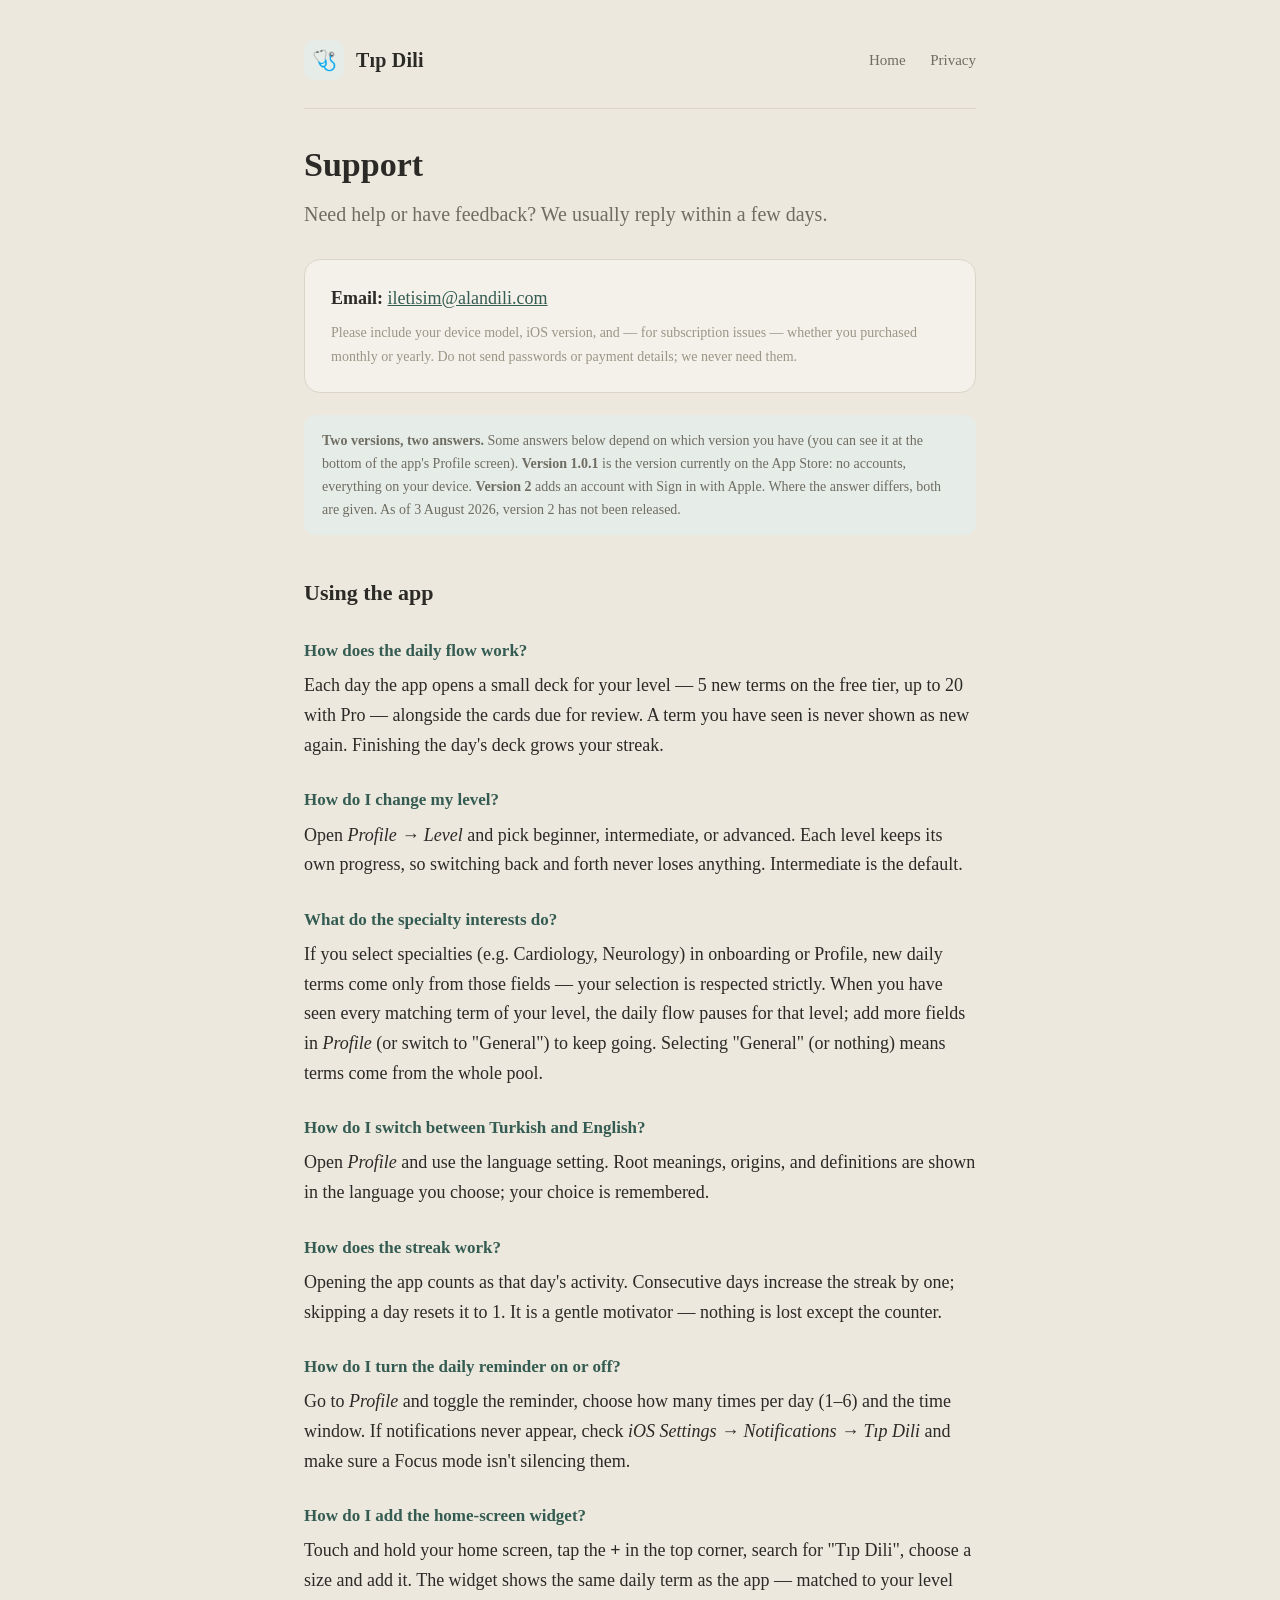
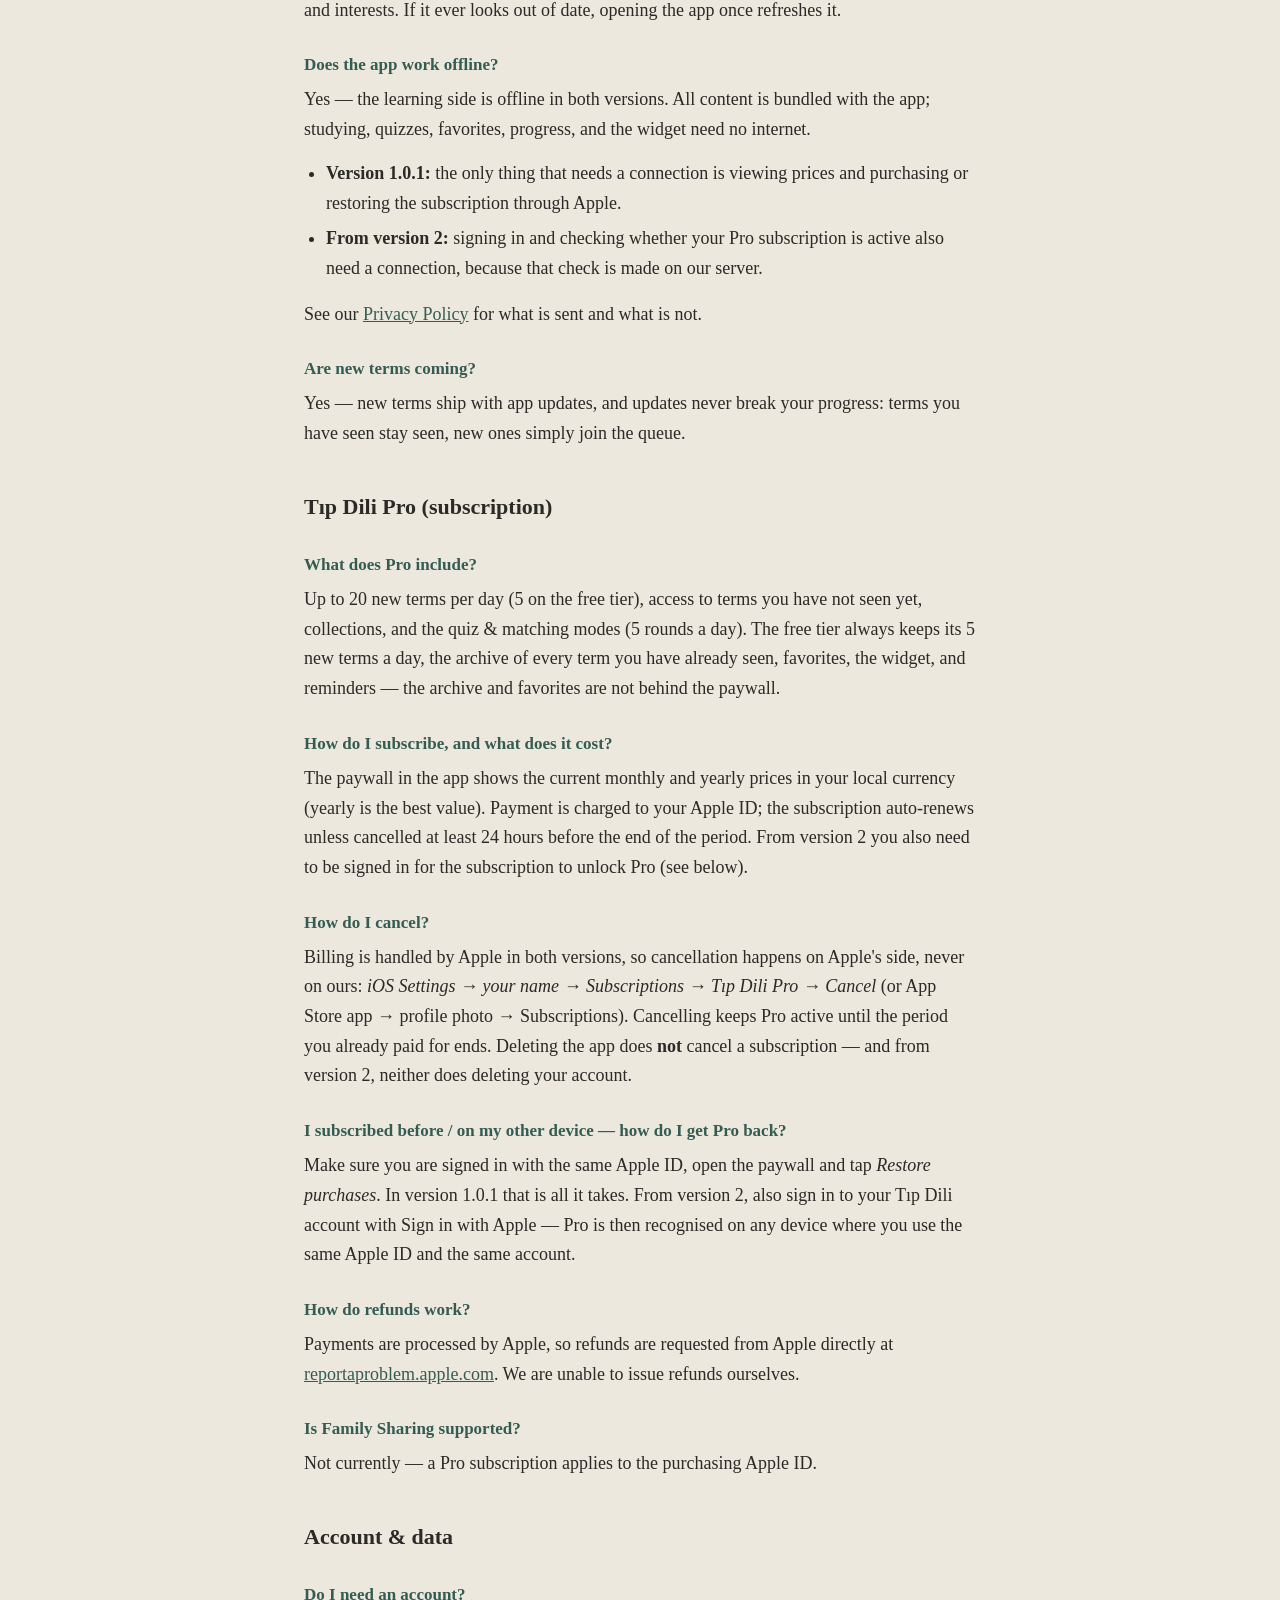
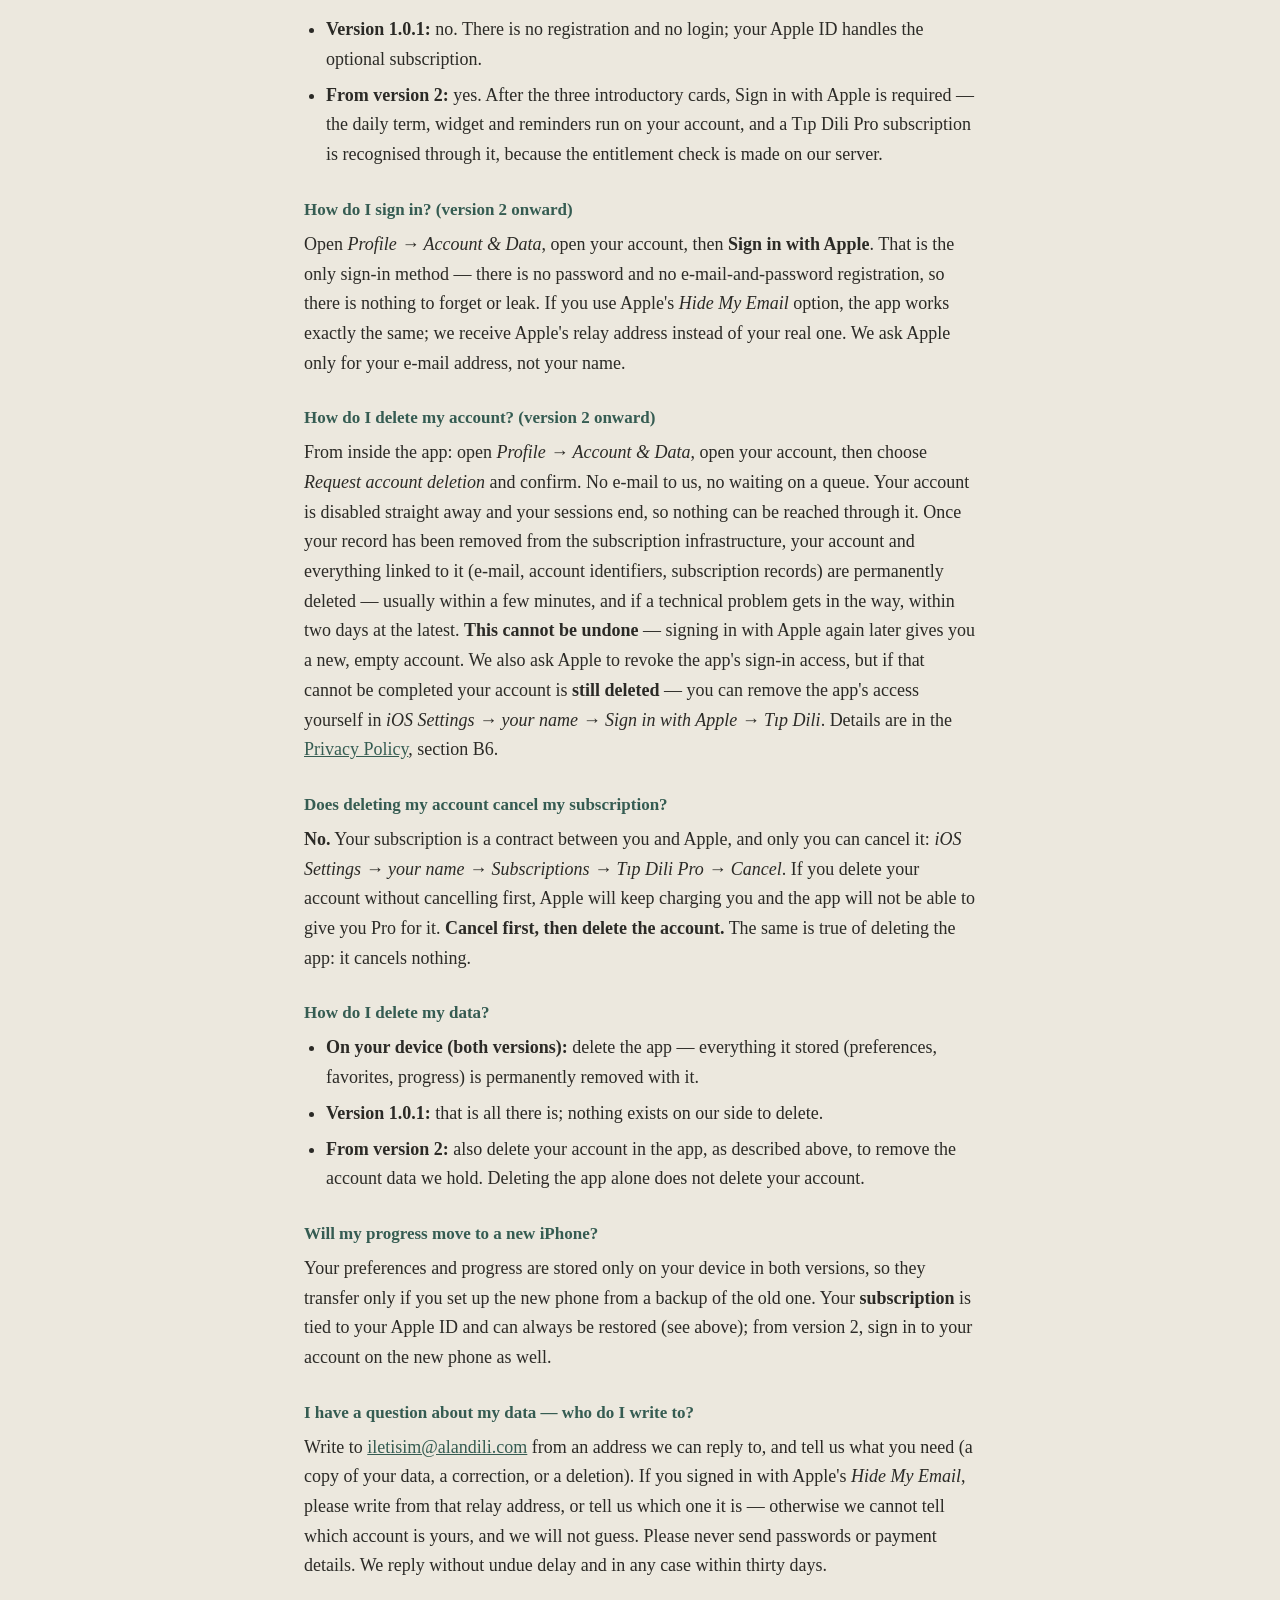
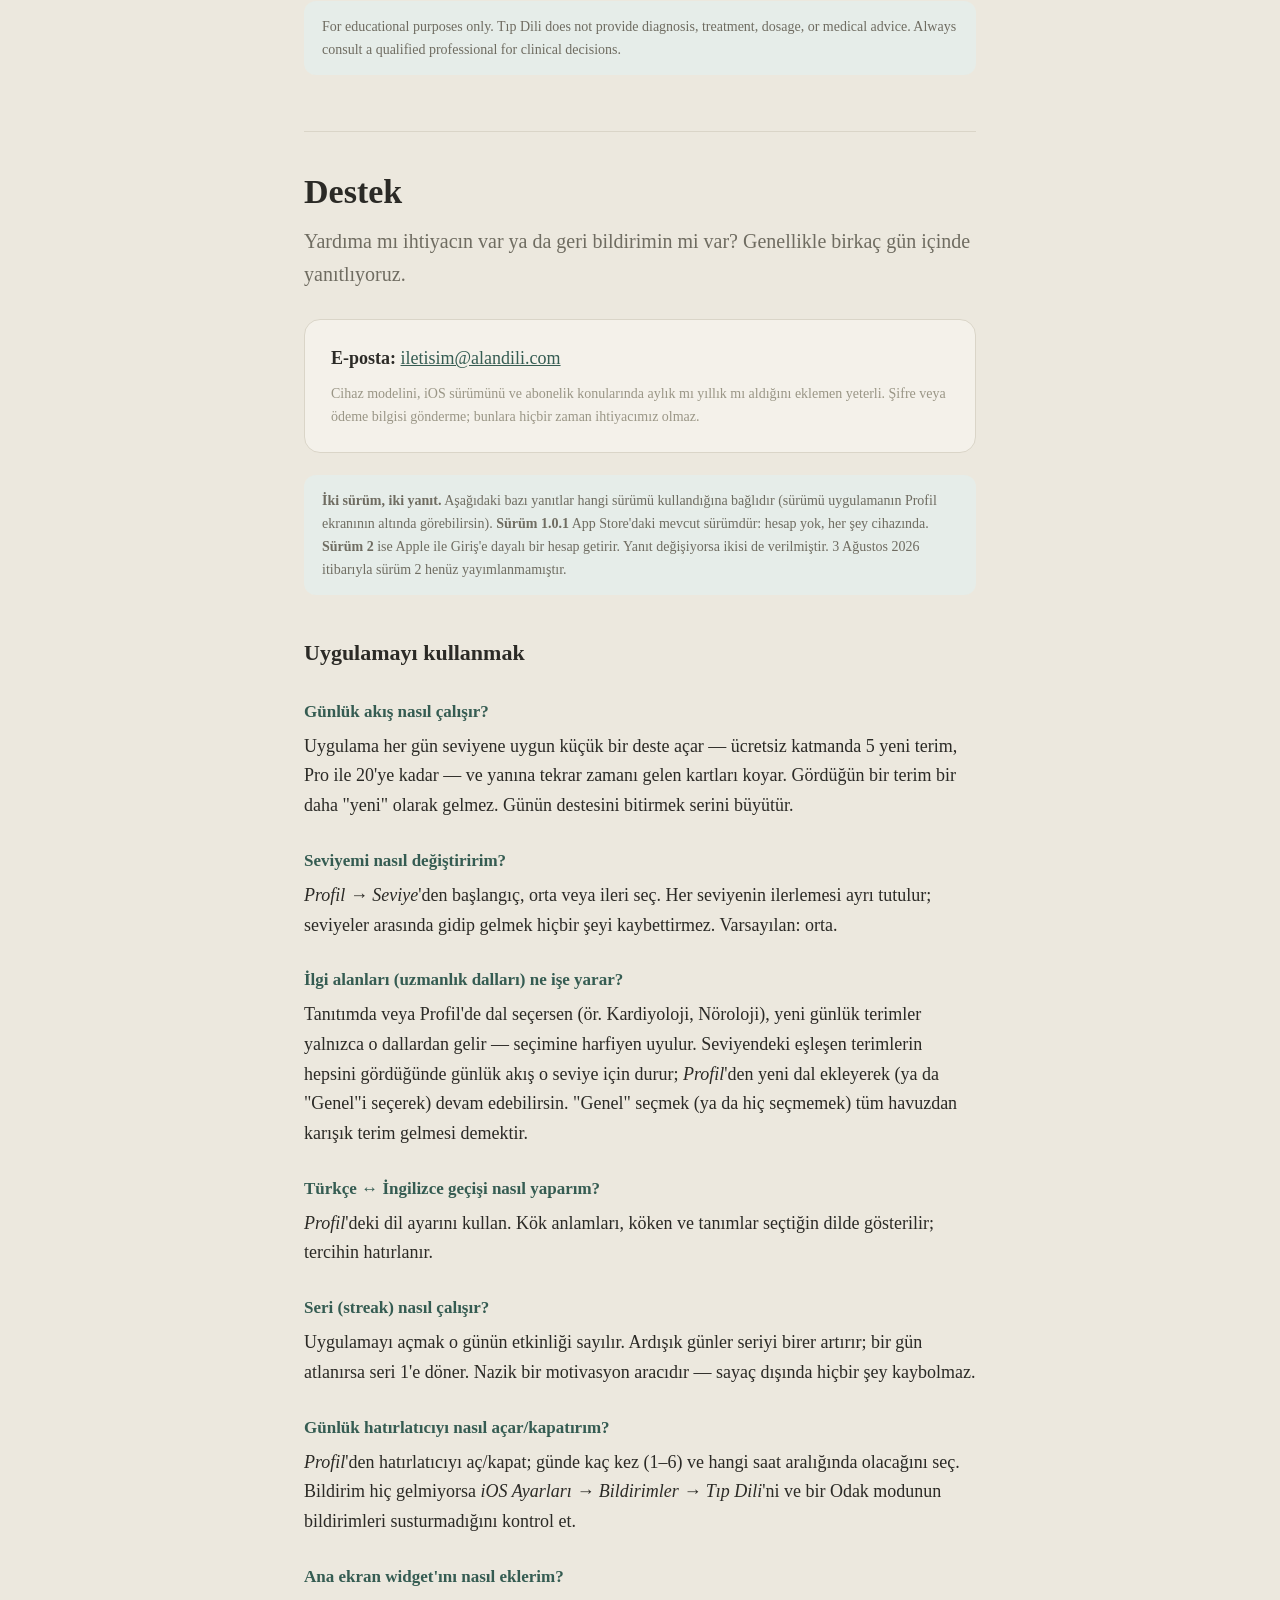
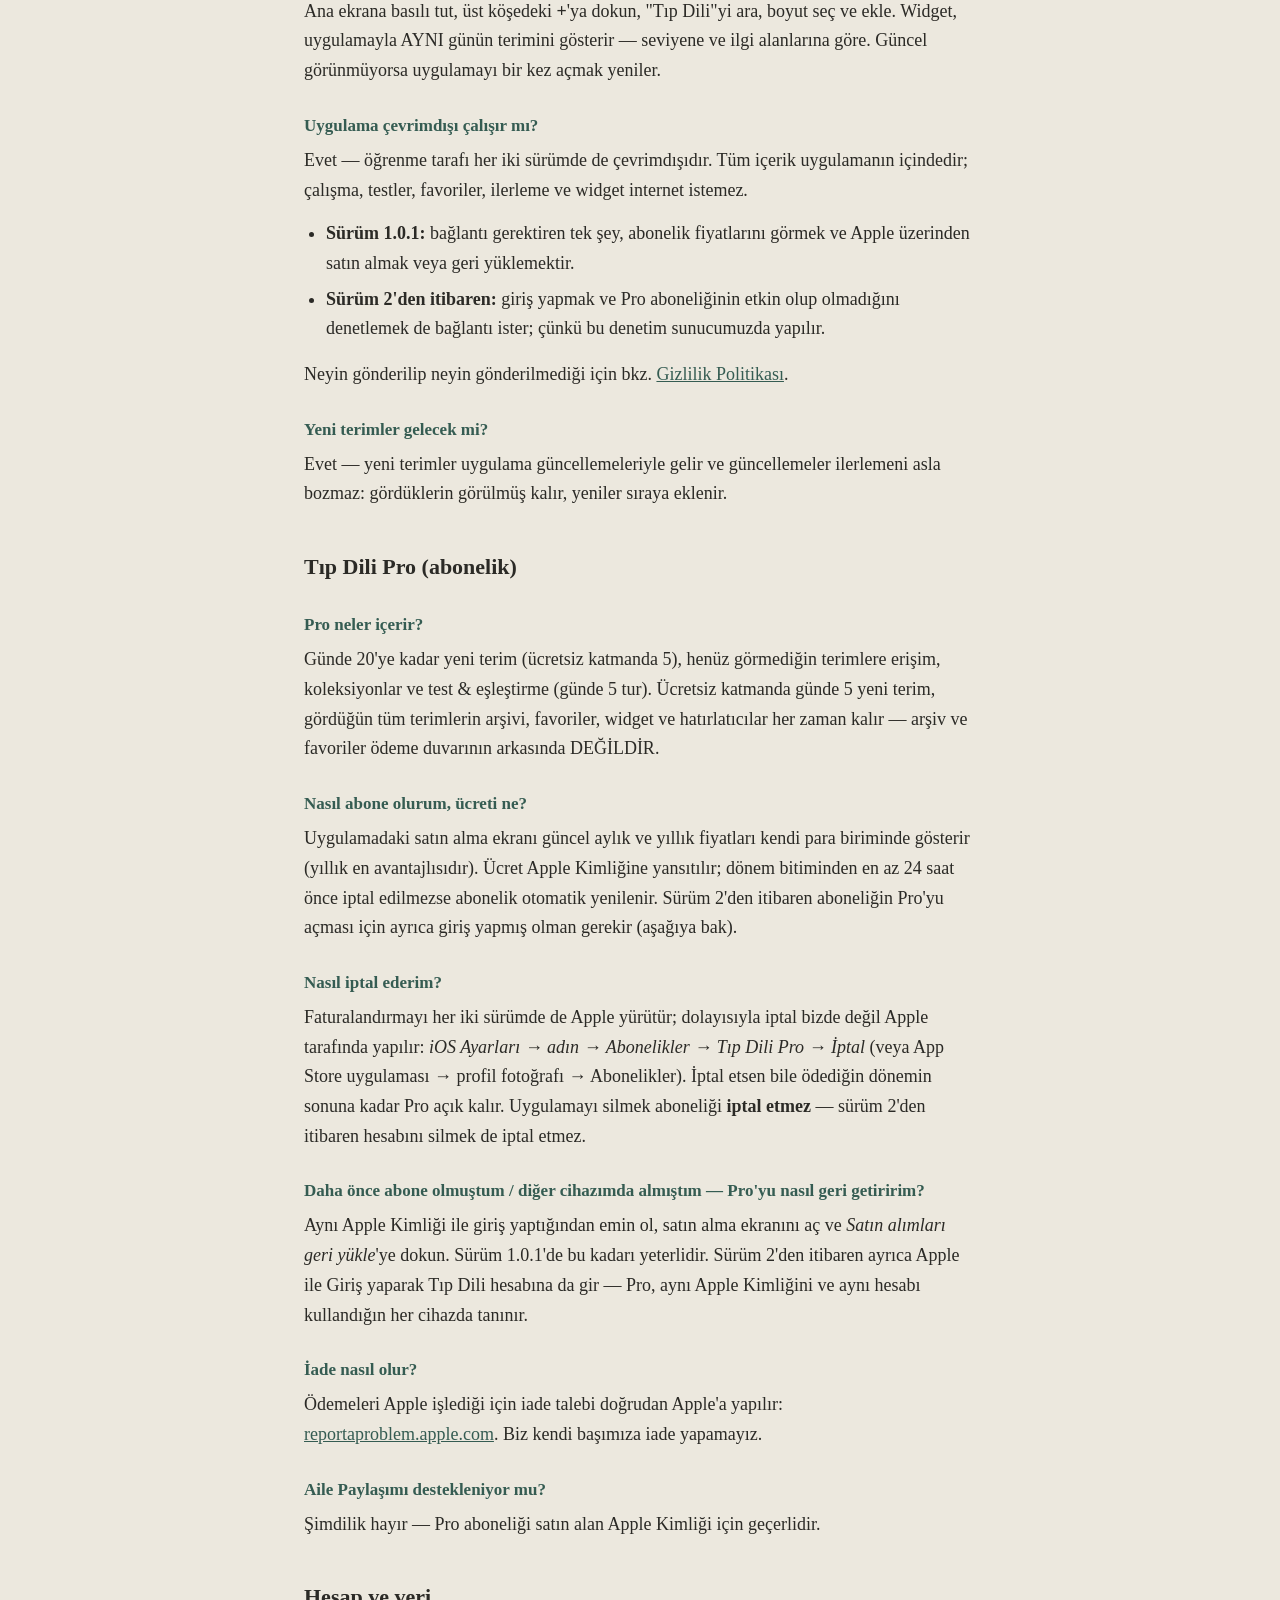
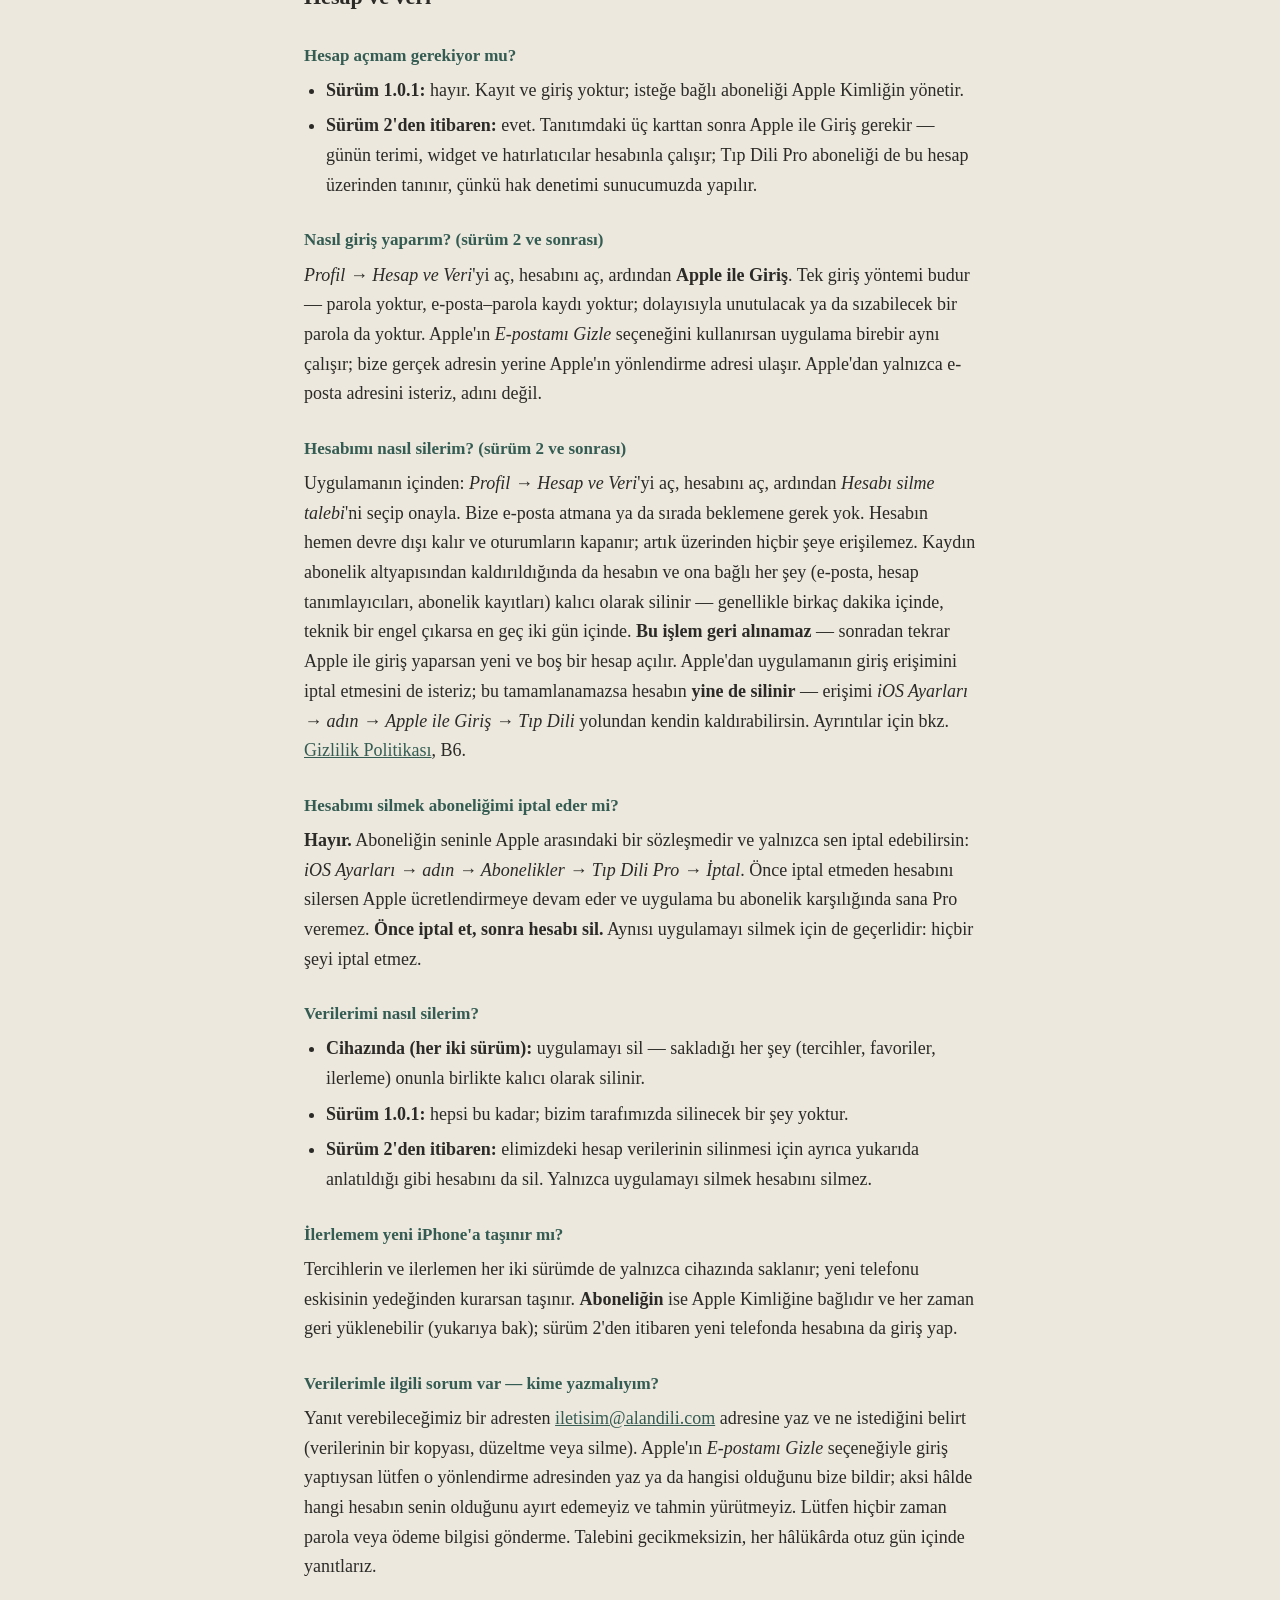
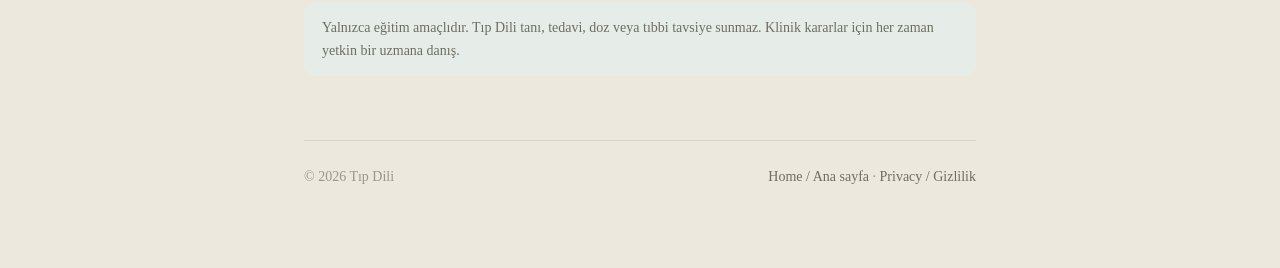
<file: support.html>
<!DOCTYPE html>
<html lang="en">
<head>
  <meta charset="utf-8">
  <meta name="viewport" content="width=device-width, initial-scale=1">
  <!-- ── Güvenlik başlıkları · güvenlik turu adım 9 (2026-08-19) ──────────────
       BARINDIRICI GERÇEĞİ: GitHub Pages özel yanıt başlığı eklemeye izin
       vermez (`_headers`/`.htaccess` desteklenmez). Ölçüldü: yanıtta yalnız
       `strict-transport-security` var, diğer beş başlık YOK. Bu yüzden CSP
       ve referrer politikası HTML içinden veriliyor.

       ⚠️ RAPOR MODU BU BARINDIRICIDA MÜMKÜN DEĞİL: `Content-Security-Policy-
       Report-Only` yalnız HTTP BAŞLIĞI olarak geçerlidir, `<meta>` ile
       verilemez. Onun yerine güvenlik ENUMERASYONLA sağlandı: bu sitelerde
       0 `<script>`, 0 `<img>`, 0 `<iframe>`, 0 `<style>` bloğu, 0 dış yazı
       tipi, CSS'te 0 `url()`/`@import` var; tek kaynak aynı köken
       `style.css`. Satır içi `style="..."` kullanımları da CSS sınıflarına
       taşındı, böylece `'unsafe-inline'` GEREKMİYOR. Politika tarayıcıda
       ayrıca yürütülüp konsol ihlali olmadığı doğrulandı.

       ⚠️ `frame-ancestors` <meta> ile verildiğinde tarayıcılar tarafından
       YOK SAYILIR; `X-Frame-Options` da <meta> ile verilemez. Yani tıklama
       hırsızlığı koruması bu barındırıcıda EKSİK KALIYOR (dürüstlük kaydı).
       Hazır çözüm: depo kökündeki `_headers` dosyası — başlık destekleyen
       bir barındırıcıya (Cloudflare/Netlify) geçildiği gün devreye girer.
  -->
  <meta http-equiv="Content-Security-Policy" content="default-src 'none'; style-src 'self'; img-src 'self' data:; font-src 'self'; base-uri 'none'; form-action 'none'">
  <meta name="referrer" content="strict-origin-when-cross-origin">
  <title>Support &amp; FAQ — Tıp Dili</title>
  <meta name="description" content="Help, FAQ and contact for Tıp Dili — daily medical terms app. Sign in with Apple, account deletion, subscriptions, restore, refunds, widget, reminders, levels, progress.">
  <link rel="stylesheet" href="style.css">
</head>
<body>
  <div class="wrap">
    <header class="site">
      <a class="brand" href="index.html">
        <span class="mark">🩺</span>
        <span class="name">Tıp Dili</span>
      </a>
      <nav class="site">
        <a href="index.html">Home</a>
        <a href="privacy.html">Privacy</a>
      </nav>
    </header>

    <!-- ENGLISH -->
    <h1>Support</h1>
    <p class="lead">Need help or have feedback? We usually reply within a few days.</p>

    <div class="card">
      <p class="u-m0"><strong>Email:</strong>
        <a href="mailto:iletisim@alandili.com">iletisim@alandili.com</a></p>
      <p class="faint u-mt8">Please include your device model, iOS version, and — for
        subscription issues — whether you purchased monthly or yearly. Do not send passwords or payment
        details; we never need them.</p>
    </div>

    <div class="note">
      <strong>Two versions, two answers.</strong> Some answers below depend on which version you have
      (you can see it at the bottom of the app's Profile screen). <strong>Version 1.0.1</strong> is the
      version currently on the App Store: no accounts, everything on your device.
      <strong>Version 2</strong> adds an account with Sign in with Apple. Where the answer differs, both
      are given. As of 3 August 2026, version 2 has not been released.
    </div>

    <h2>Using the app</h2>

    <h3>How does the daily flow work?</h3>
    <p>Each day the app opens a small deck for your level — 5 new terms on the free tier, up to 20
      with Pro — alongside the cards due for review. A term you have seen is never shown as new again.
      Finishing the day's deck grows your streak.</p>

    <h3>How do I change my level?</h3>
    <p>Open <em>Profile → Level</em> and pick beginner, intermediate, or advanced. Each level keeps its
      own progress, so switching back and forth never loses anything. Intermediate is the default.</p>

    <h3>What do the specialty interests do?</h3>
    <p>If you select specialties (e.g. Cardiology, Neurology) in onboarding or Profile, new daily terms
      come only from those fields — your selection is respected strictly. When you have seen every
      matching term of your level, the daily flow pauses for that level; add more fields in
      <em>Profile</em> (or switch to "General") to keep going. Selecting "General" (or nothing) means
      terms come from the whole pool.</p>

    <h3>How do I switch between Turkish and English?</h3>
    <p>Open <em>Profile</em> and use the language setting. Root meanings, origins, and definitions are
      shown in the language you choose; your choice is remembered.</p>

    <h3>How does the streak work?</h3>
    <p>Opening the app counts as that day's activity. Consecutive days increase the streak by one;
      skipping a day resets it to 1. It is a gentle motivator — nothing is lost except the counter.</p>

    <h3>How do I turn the daily reminder on or off?</h3>
    <p>Go to <em>Profile</em> and toggle the reminder, choose how many times per day (1–6) and the time
      window. If notifications never appear, check <em>iOS Settings → Notifications → Tıp Dili</em> and
      make sure a Focus mode isn't silencing them.</p>

    <h3>How do I add the home-screen widget?</h3>
    <p>Touch and hold your home screen, tap the <strong>+</strong> in the top corner, search for
      "Tıp Dili", choose a size and add it. The widget shows the same daily term as the app — matched
      to your level and interests. If it ever looks out of date, opening the app once refreshes it.</p>

    <h3>Does the app work offline?</h3>
    <p>Yes — the learning side is offline in both versions. All content is bundled with the app;
      studying, quizzes, favorites, progress, and the widget need no internet.</p>
    <ul>
      <li><strong>Version 1.0.1:</strong> the only thing that needs a connection is viewing prices and
        purchasing or restoring the subscription through Apple.</li>
      <li><strong>From version 2:</strong> signing in and checking whether your Pro subscription is
        active also need a connection, because that check is made on our server.</li>
    </ul>
    <p>See our <a href="privacy.html">Privacy Policy</a> for what is sent and what is not.</p>

    <h3>Are new terms coming?</h3>
    <p>Yes — new terms ship with app updates, and updates never break your progress: terms you have
      seen stay seen, new ones simply join the queue.</p>

    <h2>Tıp Dili Pro (subscription)</h2>

    <h3>What does Pro include?</h3>
    <p>Up to 20 new terms per day (5 on the free tier), access to terms you have not seen yet,
      collections, and the quiz &amp; matching modes (5 rounds a day). The free tier always keeps its
      5 new terms a day, the archive of every term you have already seen, favorites, the widget, and
      reminders — the archive and favorites are not behind the paywall.</p>

    <h3>How do I subscribe, and what does it cost?</h3>
    <p>The paywall in the app shows the current monthly and yearly prices in your local currency
      (yearly is the best value). Payment is charged to your Apple&nbsp;ID; the subscription
      auto-renews unless cancelled at least 24 hours before the end of the period. From version 2 you
      also need to be signed in for the subscription to unlock Pro (see below).</p>

    <h3>How do I cancel?</h3>
    <p>Billing is handled by Apple in both versions, so cancellation happens on Apple's side, never on
      ours: <em>iOS Settings → your name → Subscriptions → Tıp Dili Pro → Cancel</em> (or App Store app
      → profile photo → Subscriptions). Cancelling keeps Pro active until the period you already paid
      for ends. Deleting the app does <strong>not</strong> cancel a subscription — and from version 2,
      neither does deleting your account.</p>

    <h3>I subscribed before / on my other device — how do I get Pro back?</h3>
    <p>Make sure you are signed in with the same Apple&nbsp;ID, open the paywall and tap
      <em>Restore purchases</em>. In version 1.0.1 that is all it takes. From version 2, also sign in to
      your Tıp Dili account with Sign in with Apple — Pro is then recognised on any device where you
      use the same Apple&nbsp;ID and the same account.</p>

    <h3>How do refunds work?</h3>
    <p>Payments are processed by Apple, so refunds are requested from Apple directly at
      <a href="https://reportaproblem.apple.com" target="_blank" rel="noopener">reportaproblem.apple.com</a>.
      We are unable to issue refunds ourselves.</p>

    <h3>Is Family Sharing supported?</h3>
    <p>Not currently — a Pro subscription applies to the purchasing Apple&nbsp;ID.</p>

    <h2>Account &amp; data</h2>

    <h3>Do I need an account?</h3>
    <ul>
      <li><strong>Version 1.0.1:</strong> no. There is no registration and no login; your Apple&nbsp;ID
        handles the optional subscription.</li>
      <li><strong>From version 2:</strong> yes. After the three introductory cards, Sign in with Apple is
        required — the daily term, widget and reminders run on your account, and a Tıp Dili Pro
        subscription is recognised through it, because the entitlement check is made on our server.</li>
    </ul>

    <h3>How do I sign in? (version 2 onward)</h3>
    <p>Open <em>Profile → Account &amp; Data</em>, open your account, then
      <strong>Sign in with Apple</strong>. That
      is the only sign-in method — there is no password and no e-mail-and-password registration, so
      there is nothing to forget or leak. If you use Apple's <em>Hide My Email</em> option, the app
      works exactly the same; we receive Apple's relay address instead of your real one. We ask Apple
      only for your e-mail address, not your name.</p>

    <h3>How do I delete my account? (version 2 onward)</h3>
    <p>From inside the app: open <em>Profile → Account &amp; Data</em>, open your account, then choose
      <em>Request account deletion</em> and confirm. No e-mail to us, no waiting on a queue. Your account
      is disabled straight away and your sessions end, so nothing can be reached through it. Once your
      record has been removed from the subscription infrastructure, your account and
      everything linked to it (e-mail, account identifiers, subscription records) are permanently
      deleted — usually within a few minutes, and if a technical problem gets in the way, within two
      days at the latest. <strong>This cannot be undone</strong> — signing in with Apple again later gives you a
      new, empty account. We also ask Apple to revoke the app's sign-in access, but if that cannot be
      completed your account is <strong>still deleted</strong> — you can remove the app's access yourself
      in <em>iOS Settings → your name → Sign in with Apple → Tıp Dili</em>.
      Details are in the <a href="privacy.html">Privacy Policy</a>, section B6.</p>

    <h3>Does deleting my account cancel my subscription?</h3>
    <p><strong>No.</strong> Your subscription is a contract between you and Apple, and only you can
      cancel it: <em>iOS Settings → your name → Subscriptions → Tıp Dili Pro → Cancel</em>. If you
      delete your account without cancelling first, Apple will keep charging you and the app will not
      be able to give you Pro for it. <strong>Cancel first, then delete the account.</strong> The same
      is true of deleting the app: it cancels nothing.</p>

    <h3>How do I delete my data?</h3>
    <ul>
      <li><strong>On your device (both versions):</strong> delete the app — everything it stored
        (preferences, favorites, progress) is permanently removed with it.</li>
      <li><strong>Version 1.0.1:</strong> that is all there is; nothing exists on our side to delete.</li>
      <li><strong>From version 2:</strong> also delete your account in the app, as described above, to
        remove the account data we hold. Deleting the app alone does not delete your account.</li>
    </ul>

    <h3>Will my progress move to a new iPhone?</h3>
    <p>Your preferences and progress are stored only on your device in both versions, so they transfer
      only if you set up the new phone from a backup of the old one. Your <strong>subscription</strong>
      is tied to your Apple&nbsp;ID and can always be restored (see above); from version 2, sign in to
      your account on the new phone as well.</p>

    <h3>I have a question about my data — who do I write to?</h3>
    <p>Write to <a href="mailto:iletisim@alandili.com">iletisim@alandili.com</a> from an address we can
      reply to, and tell us what you need (a copy of your data, a correction, or a deletion). If you
      signed in with Apple's <em>Hide My Email</em>, please write from that relay address, or tell us
      which one it is — otherwise we cannot tell which account is yours, and we will not guess. Please
      never send passwords or payment details. We reply without undue delay and in any case within
      thirty days.</p>

    <div class="note">
      For educational purposes only. Tıp Dili does not provide diagnosis, treatment, dosage, or medical
      advice. Always consult a qualified professional for clinical decisions.
    </div>

    <hr class="lang-divider">

    <!-- TÜRKÇE -->
    <h1 class="u-mt40">Destek</h1>
    <p class="lead">Yardıma mı ihtiyacın var ya da geri bildirimin mi var? Genellikle birkaç gün içinde
      yanıtlıyoruz.</p>

    <div class="card">
      <p class="u-m0"><strong>E-posta:</strong>
        <a href="mailto:iletisim@alandili.com">iletisim@alandili.com</a></p>
      <p class="faint u-mt8">Cihaz modelini, iOS sürümünü ve abonelik konularında
        aylık mı yıllık mı aldığını eklemen yeterli. Şifre veya ödeme bilgisi gönderme; bunlara hiçbir
        zaman ihtiyacımız olmaz.</p>
    </div>

    <div class="note">
      <strong>İki sürüm, iki yanıt.</strong> Aşağıdaki bazı yanıtlar hangi sürümü kullandığına bağlıdır
      (sürümü uygulamanın Profil ekranının altında görebilirsin). <strong>Sürüm 1.0.1</strong> App
      Store'daki mevcut sürümdür: hesap yok, her şey cihazında. <strong>Sürüm 2</strong> ise Apple ile
      Giriş'e dayalı bir hesap getirir. Yanıt değişiyorsa ikisi de verilmiştir. 3 Ağustos 2026
      itibarıyla sürüm 2 henüz yayımlanmamıştır.
    </div>

    <h2>Uygulamayı kullanmak</h2>

    <h3>Günlük akış nasıl çalışır?</h3>
    <p>Uygulama her gün seviyene uygun küçük bir deste açar — ücretsiz katmanda 5 yeni terim, Pro ile
      20'ye kadar — ve yanına tekrar zamanı gelen kartları koyar. Gördüğün bir terim bir daha "yeni"
      olarak gelmez. Günün destesini bitirmek serini büyütür.</p>

    <h3>Seviyemi nasıl değiştiririm?</h3>
    <p><em>Profil → Seviye</em>'den başlangıç, orta veya ileri seç. Her seviyenin ilerlemesi ayrı
      tutulur; seviyeler arasında gidip gelmek hiçbir şeyi kaybettirmez. Varsayılan: orta.</p>

    <h3>İlgi alanları (uzmanlık dalları) ne işe yarar?</h3>
    <p>Tanıtımda veya Profil'de dal seçersen (ör. Kardiyoloji, Nöroloji), yeni günlük terimler yalnızca
      o dallardan gelir — seçimine harfiyen uyulur. Seviyendeki eşleşen terimlerin hepsini gördüğünde
      günlük akış o seviye için durur; <em>Profil</em>'den yeni dal ekleyerek (ya da "Genel"i seçerek)
      devam edebilirsin. "Genel" seçmek (ya da hiç seçmemek) tüm havuzdan karışık terim gelmesi
      demektir.</p>

    <h3>Türkçe ↔ İngilizce geçişi nasıl yaparım?</h3>
    <p><em>Profil</em>'deki dil ayarını kullan. Kök anlamları, köken ve tanımlar seçtiğin dilde
      gösterilir; tercihin hatırlanır.</p>

    <h3>Seri (streak) nasıl çalışır?</h3>
    <p>Uygulamayı açmak o günün etkinliği sayılır. Ardışık günler seriyi birer artırır; bir gün
      atlanırsa seri 1'e döner. Nazik bir motivasyon aracıdır — sayaç dışında hiçbir şey kaybolmaz.</p>

    <h3>Günlük hatırlatıcıyı nasıl açar/kapatırım?</h3>
    <p><em>Profil</em>'den hatırlatıcıyı aç/kapat; günde kaç kez (1–6) ve hangi saat aralığında
      olacağını seç. Bildirim hiç gelmiyorsa <em>iOS Ayarları → Bildirimler → Tıp Dili</em>'ni ve bir
      Odak modunun bildirimleri susturmadığını kontrol et.</p>

    <h3>Ana ekran widget'ını nasıl eklerim?</h3>
    <p>Ana ekrana basılı tut, üst köşedeki <strong>+</strong>'ya dokun, "Tıp Dili"yi ara, boyut seç ve
      ekle. Widget, uygulamayla AYNI günün terimini gösterir — seviyene ve ilgi alanlarına göre.
      Güncel görünmüyorsa uygulamayı bir kez açmak yeniler.</p>

    <h3>Uygulama çevrimdışı çalışır mı?</h3>
    <p>Evet — öğrenme tarafı her iki sürümde de çevrimdışıdır. Tüm içerik uygulamanın içindedir;
      çalışma, testler, favoriler, ilerleme ve widget internet istemez.</p>
    <ul>
      <li><strong>Sürüm 1.0.1:</strong> bağlantı gerektiren tek şey, abonelik fiyatlarını görmek ve
        Apple üzerinden satın almak veya geri yüklemektir.</li>
      <li><strong>Sürüm 2'den itibaren:</strong> giriş yapmak ve Pro aboneliğinin etkin olup olmadığını
        denetlemek de bağlantı ister; çünkü bu denetim sunucumuzda yapılır.</li>
    </ul>
    <p>Neyin gönderilip neyin gönderilmediği için bkz.
      <a href="privacy.html">Gizlilik Politikası</a>.</p>

    <h3>Yeni terimler gelecek mi?</h3>
    <p>Evet — yeni terimler uygulama güncellemeleriyle gelir ve güncellemeler ilerlemeni asla bozmaz:
      gördüklerin görülmüş kalır, yeniler sıraya eklenir.</p>

    <h2>Tıp Dili Pro (abonelik)</h2>

    <h3>Pro neler içerir?</h3>
    <p>Günde 20'ye kadar yeni terim (ücretsiz katmanda 5), henüz görmediğin terimlere erişim,
      koleksiyonlar ve test &amp; eşleştirme (günde 5 tur). Ücretsiz katmanda günde 5 yeni terim,
      gördüğün tüm terimlerin arşivi, favoriler, widget ve hatırlatıcılar her zaman kalır — arşiv ve
      favoriler ödeme duvarının arkasında DEĞİLDİR.</p>

    <h3>Nasıl abone olurum, ücreti ne?</h3>
    <p>Uygulamadaki satın alma ekranı güncel aylık ve yıllık fiyatları kendi para biriminde gösterir
      (yıllık en avantajlısıdır). Ücret Apple&nbsp;Kimliğine yansıtılır; dönem bitiminden en az 24 saat
      önce iptal edilmezse abonelik otomatik yenilenir. Sürüm 2'den itibaren aboneliğin Pro'yu açması
      için ayrıca giriş yapmış olman gerekir (aşağıya bak).</p>

    <h3>Nasıl iptal ederim?</h3>
    <p>Faturalandırmayı her iki sürümde de Apple yürütür; dolayısıyla iptal bizde değil Apple tarafında
      yapılır: <em>iOS Ayarları → adın → Abonelikler → Tıp Dili Pro → İptal</em> (veya App Store
      uygulaması → profil fotoğrafı → Abonelikler). İptal etsen bile ödediğin dönemin sonuna kadar Pro
      açık kalır. Uygulamayı silmek aboneliği <strong>iptal etmez</strong> — sürüm 2'den itibaren
      hesabını silmek de iptal etmez.</p>

    <h3>Daha önce abone olmuştum / diğer cihazımda almıştım — Pro'yu nasıl geri getiririm?</h3>
    <p>Aynı Apple&nbsp;Kimliği ile giriş yaptığından emin ol, satın alma ekranını aç ve
      <em>Satın alımları geri yükle</em>'ye dokun. Sürüm 1.0.1'de bu kadarı yeterlidir. Sürüm 2'den
      itibaren ayrıca Apple ile Giriş yaparak Tıp Dili hesabına da gir — Pro, aynı Apple&nbsp;Kimliğini
      ve aynı hesabı kullandığın her cihazda tanınır.</p>

    <h3>İade nasıl olur?</h3>
    <p>Ödemeleri Apple işlediği için iade talebi doğrudan Apple'a yapılır:
      <a href="https://reportaproblem.apple.com" target="_blank" rel="noopener">reportaproblem.apple.com</a>.
      Biz kendi başımıza iade yapamayız.</p>

    <h3>Aile Paylaşımı destekleniyor mu?</h3>
    <p>Şimdilik hayır — Pro aboneliği satın alan Apple&nbsp;Kimliği için geçerlidir.</p>

    <h2>Hesap ve veri</h2>

    <h3>Hesap açmam gerekiyor mu?</h3>
    <ul>
      <li><strong>Sürüm 1.0.1:</strong> hayır. Kayıt ve giriş yoktur; isteğe bağlı aboneliği
        Apple&nbsp;Kimliğin yönetir.</li>
      <li><strong>Sürüm 2'den itibaren:</strong> evet. Tanıtımdaki üç karttan sonra Apple ile Giriş
        gerekir — günün terimi, widget ve hatırlatıcılar hesabınla çalışır; Tıp Dili Pro aboneliği de
        bu hesap üzerinden tanınır, çünkü hak denetimi sunucumuzda yapılır.</li>
    </ul>

    <h3>Nasıl giriş yaparım? (sürüm 2 ve sonrası)</h3>
    <p><em>Profil → Hesap ve Veri</em>'yi aç, hesabını aç, ardından <strong>Apple ile Giriş</strong>.
      Tek giriş
      yöntemi budur — parola yoktur, e-posta–parola kaydı yoktur; dolayısıyla unutulacak ya da
      sızabilecek bir parola da yoktur. Apple'ın <em>E-postamı Gizle</em> seçeneğini kullanırsan
      uygulama birebir aynı çalışır; bize gerçek adresin yerine Apple'ın yönlendirme adresi ulaşır.
      Apple'dan yalnızca e-posta adresini isteriz, adını değil.</p>

    <h3>Hesabımı nasıl silerim? (sürüm 2 ve sonrası)</h3>
    <p>Uygulamanın içinden: <em>Profil → Hesap ve Veri</em>'yi aç, hesabını aç, ardından
      <em>Hesabı silme talebi</em>'ni seçip onayla. Bize e-posta atmana ya da sırada beklemene gerek yok.
      Hesabın hemen devre dışı kalır ve oturumların kapanır; artık üzerinden hiçbir şeye erişilemez.
      Kaydın abonelik altyapısından kaldırıldığında da hesabın ve ona bağlı her şey (e-posta, hesap
      tanımlayıcıları, abonelik kayıtları) kalıcı olarak silinir — genellikle birkaç dakika içinde,
      teknik bir engel çıkarsa en geç iki gün içinde. <strong>Bu işlem geri alınamaz</strong>
      — sonradan tekrar Apple ile giriş yaparsan yeni ve boş bir hesap açılır. Apple'dan uygulamanın
      giriş erişimini iptal etmesini de isteriz; bu tamamlanamazsa hesabın <strong>yine de silinir</strong>
      — erişimi <em>iOS Ayarları → adın → Apple ile Giriş → Tıp Dili</em> yolundan kendin kaldırabilirsin.
      Ayrıntılar için bkz. <a href="privacy.html">Gizlilik Politikası</a>, B6.</p>

    <h3>Hesabımı silmek aboneliğimi iptal eder mi?</h3>
    <p><strong>Hayır.</strong> Aboneliğin seninle Apple arasındaki bir sözleşmedir ve yalnızca sen iptal
      edebilirsin: <em>iOS Ayarları → adın → Abonelikler → Tıp Dili Pro → İptal</em>. Önce iptal etmeden
      hesabını silersen Apple ücretlendirmeye devam eder ve uygulama bu abonelik karşılığında sana Pro
      veremez. <strong>Önce iptal et, sonra hesabı sil.</strong> Aynısı uygulamayı silmek için de
      geçerlidir: hiçbir şeyi iptal etmez.</p>

    <h3>Verilerimi nasıl silerim?</h3>
    <ul>
      <li><strong>Cihazında (her iki sürüm):</strong> uygulamayı sil — sakladığı her şey (tercihler,
        favoriler, ilerleme) onunla birlikte kalıcı olarak silinir.</li>
      <li><strong>Sürüm 1.0.1:</strong> hepsi bu kadar; bizim tarafımızda silinecek bir şey yoktur.</li>
      <li><strong>Sürüm 2'den itibaren:</strong> elimizdeki hesap verilerinin silinmesi için ayrıca
        yukarıda anlatıldığı gibi hesabını da sil. Yalnızca uygulamayı silmek hesabını silmez.</li>
    </ul>

    <h3>İlerlemem yeni iPhone'a taşınır mı?</h3>
    <p>Tercihlerin ve ilerlemen her iki sürümde de yalnızca cihazında saklanır; yeni telefonu eskisinin
      yedeğinden kurarsan taşınır. <strong>Aboneliğin</strong> ise Apple&nbsp;Kimliğine bağlıdır ve her
      zaman geri yüklenebilir (yukarıya bak); sürüm 2'den itibaren yeni telefonda hesabına da giriş
      yap.</p>

    <h3>Verilerimle ilgili sorum var — kime yazmalıyım?</h3>
    <p>Yanıt verebileceğimiz bir adresten <a href="mailto:iletisim@alandili.com">iletisim@alandili.com</a>
      adresine yaz ve ne istediğini belirt (verilerinin bir kopyası, düzeltme veya silme). Apple'ın
      <em>E-postamı Gizle</em> seçeneğiyle giriş yaptıysan lütfen o yönlendirme adresinden yaz ya da
      hangisi olduğunu bize bildir; aksi hâlde hangi hesabın senin olduğunu ayırt edemeyiz ve tahmin
      yürütmeyiz. Lütfen hiçbir zaman parola veya ödeme bilgisi gönderme. Talebini gecikmeksizin, her
      hâlükârda otuz gün içinde yanıtlarız.</p>

    <div class="note">
      Yalnızca eğitim amaçlıdır. Tıp Dili tanı, tedavi, doz veya tıbbi tavsiye sunmaz. Klinik kararlar
      için her zaman yetkin bir uzmana danış.
    </div>

    <footer class="site">
      <span>© 2026 Tıp Dili</span>
      <span>
        <a href="index.html">Home / Ana sayfa</a> ·
        <a href="privacy.html">Privacy / Gizlilik</a>
      </span>
    </footer>
  </div>
</body>
</html>
</file>
<file: style.css>
/* Tıp Dili — landing & legal pages
   Palette mirrors the app's Theme.swift (calm, premium, cream). */
:root {
  --cream:    #ECE8DE;
  --card:     #F4F1EA;
  --ink:      #2B2A26;
  --muted:    #6F6C61;
  --faint:    #9A9686;
  --accent:   #5C8A7F;
  --accent-bg:#E6EDE9;
  --accent-ink:#355C52;
  --chip-bg:  #E3DFD3;
  --chip-ink: #5A574C;
  --hairline: #DAD5C8;
}

* { box-sizing: border-box; }

html { -webkit-text-size-adjust: 100%; }

body {
  margin: 0;
  background: var(--cream);
  color: var(--ink);
  font-family: "Iowan Old Style", "Palatino Linotype", Palatino, Georgia, "Times New Roman", serif;
  line-height: 1.65;
  font-size: 18px;
  -webkit-font-smoothing: antialiased;
  text-rendering: optimizeLegibility;
}

.wrap {
  max-width: 720px;
  margin: 0 auto;
  padding: 40px 24px 80px;
}

header.site {
  display: flex;
  align-items: center;
  justify-content: space-between;
  gap: 16px;
  padding-bottom: 28px;
  margin-bottom: 36px;
  border-bottom: 1px solid var(--hairline);
}

.brand {
  display: flex;
  align-items: center;
  gap: 12px;
  text-decoration: none;
  color: var(--ink);
}

.brand .mark {
  width: 40px;
  height: 40px;
  border-radius: 10px;
  background: var(--accent-bg);
  color: var(--accent-ink);
  display: grid;
  place-items: center;
  font-size: 20px;
  flex: 0 0 auto;
}

.brand .name {
  font-size: 20px;
  font-weight: 600;
  letter-spacing: 0.2px;
}

nav.site a {
  color: var(--muted);
  text-decoration: none;
  font-size: 15px;
  margin-left: 20px;
  border-bottom: 1px solid transparent;
  padding-bottom: 2px;
  transition: color .15s, border-color .15s;
}
nav.site a:hover { color: var(--accent-ink); border-color: var(--hairline); }

h1 {
  font-size: 34px;
  line-height: 1.2;
  margin: 0 0 12px;
  font-weight: 600;
}

h2 {
  font-size: 22px;
  margin: 40px 0 10px;
  font-weight: 600;
}

h3 {
  font-size: 17px;
  margin: 26px 0 6px;
  font-weight: 600;
  color: var(--accent-ink);
}

p { margin: 0 0 14px; }

a { color: var(--accent-ink); }

.lead {
  font-size: 20px;
  color: var(--muted);
  margin-bottom: 28px;
}

ul { margin: 0 0 16px; padding-left: 22px; }
li { margin-bottom: 6px; }

.chip {
  display: inline-block;
  background: var(--chip-bg);
  color: var(--chip-ink);
  font-size: 13px;
  padding: 4px 12px;
  border-radius: 999px;
  letter-spacing: 0.3px;
}

.card {
  background: var(--card);
  border: 1px solid var(--hairline);
  border-radius: 16px;
  padding: 24px 26px;
  margin: 22px 0;
}

.btn {
  display: inline-block;
  background: var(--accent);
  color: #fff;
  text-decoration: none;
  padding: 12px 22px;
  border-radius: 12px;
  font-size: 16px;
  font-weight: 600;
  margin: 6px 8px 6px 0;
}
.btn.secondary {
  background: transparent;
  color: var(--accent-ink);
  border: 1px solid var(--hairline);
}

.muted { color: var(--muted); }
.faint { color: var(--faint); font-size: 14px; }

.lang-divider {
  margin: 56px 0 0;
  border: 0;
  border-top: 1px solid var(--hairline);
}

.note {
  font-size: 14px;
  color: var(--muted);
  background: var(--accent-bg);
  border-radius: 12px;
  padding: 14px 18px;
  margin: 20px 0;
}

footer.site {
  margin-top: 64px;
  padding-top: 24px;
  border-top: 1px solid var(--hairline);
  color: var(--faint);
  font-size: 14px;
  display: flex;
  flex-wrap: wrap;
  gap: 6px 18px;
  align-items: center;
  justify-content: space-between;
}
footer.site a { color: var(--muted); text-decoration: none; }
footer.site a:hover { color: var(--accent-ink); }

.features {
  list-style: none;
  padding: 0;
  margin: 24px 0;
}
.features li {
  padding: 14px 0;
  border-bottom: 1px solid var(--hairline);
}
.features li:last-child { border-bottom: 0; }
.features b { display: block; font-weight: 600; }
.features span { color: var(--muted); font-size: 16px; }

@media (max-width: 520px) {
  body { font-size: 17px; }
  h1 { font-size: 28px; }
  nav.site a { margin-left: 14px; font-size: 14px; }
  .wrap { padding: 28px 18px 60px; }
}

/* ── Güvenlik turu adım 9 (2026-08-19): satır içi `style="..."` yardımcıları ──
   CSP `style-src 'self'` yazabilmek için satır içi stiller buraya taşındı.
   `'unsafe-inline'` olmadan bir CSP, XSS'e karşı gerçekten koruyan tek biçim;
   beş küçük margin kuralı uğruna o korumadan vazgeçilmez. */
.u-m0   { margin: 0; }
.u-mb12 { margin: 0 0 12px; }
.u-mt8  { margin: 8px 0 0; }
.u-mt12 { margin-top: 12px; }
.u-mt40 { margin-top: 40px; }
</file>
